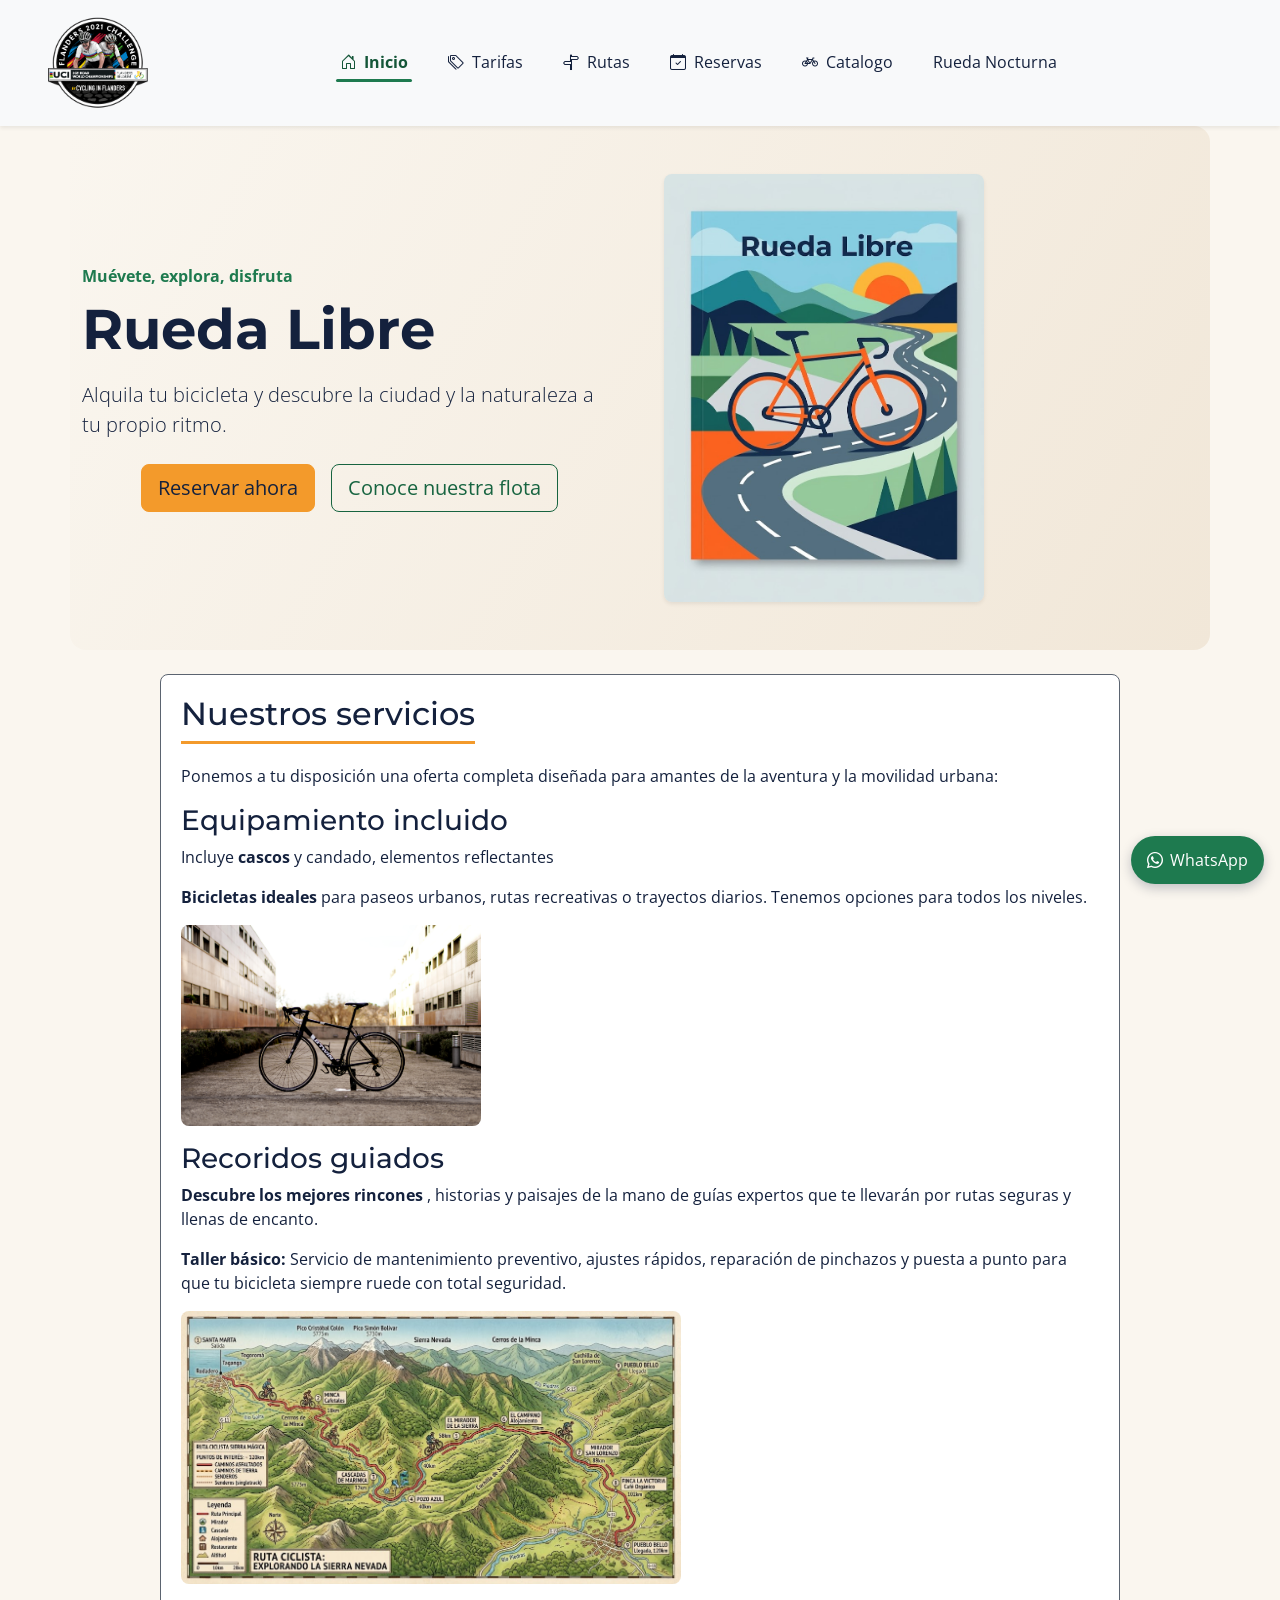
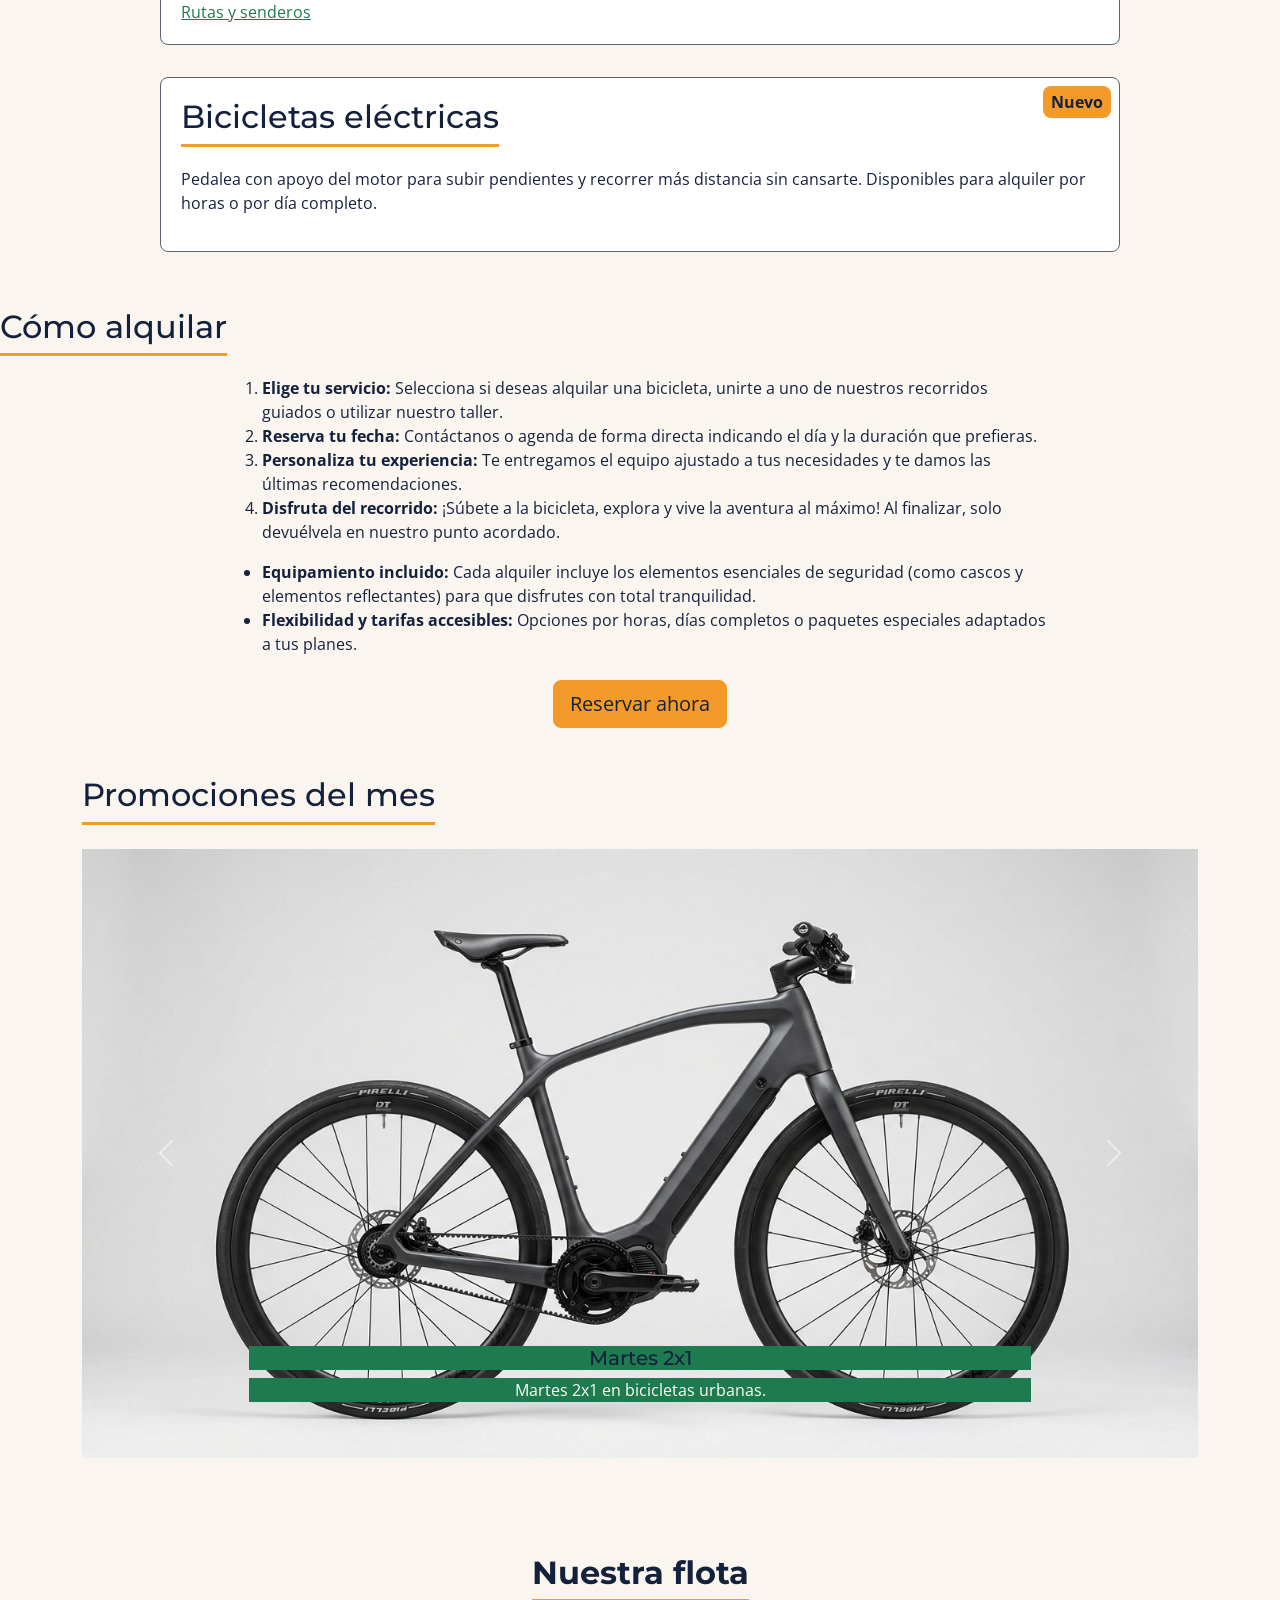
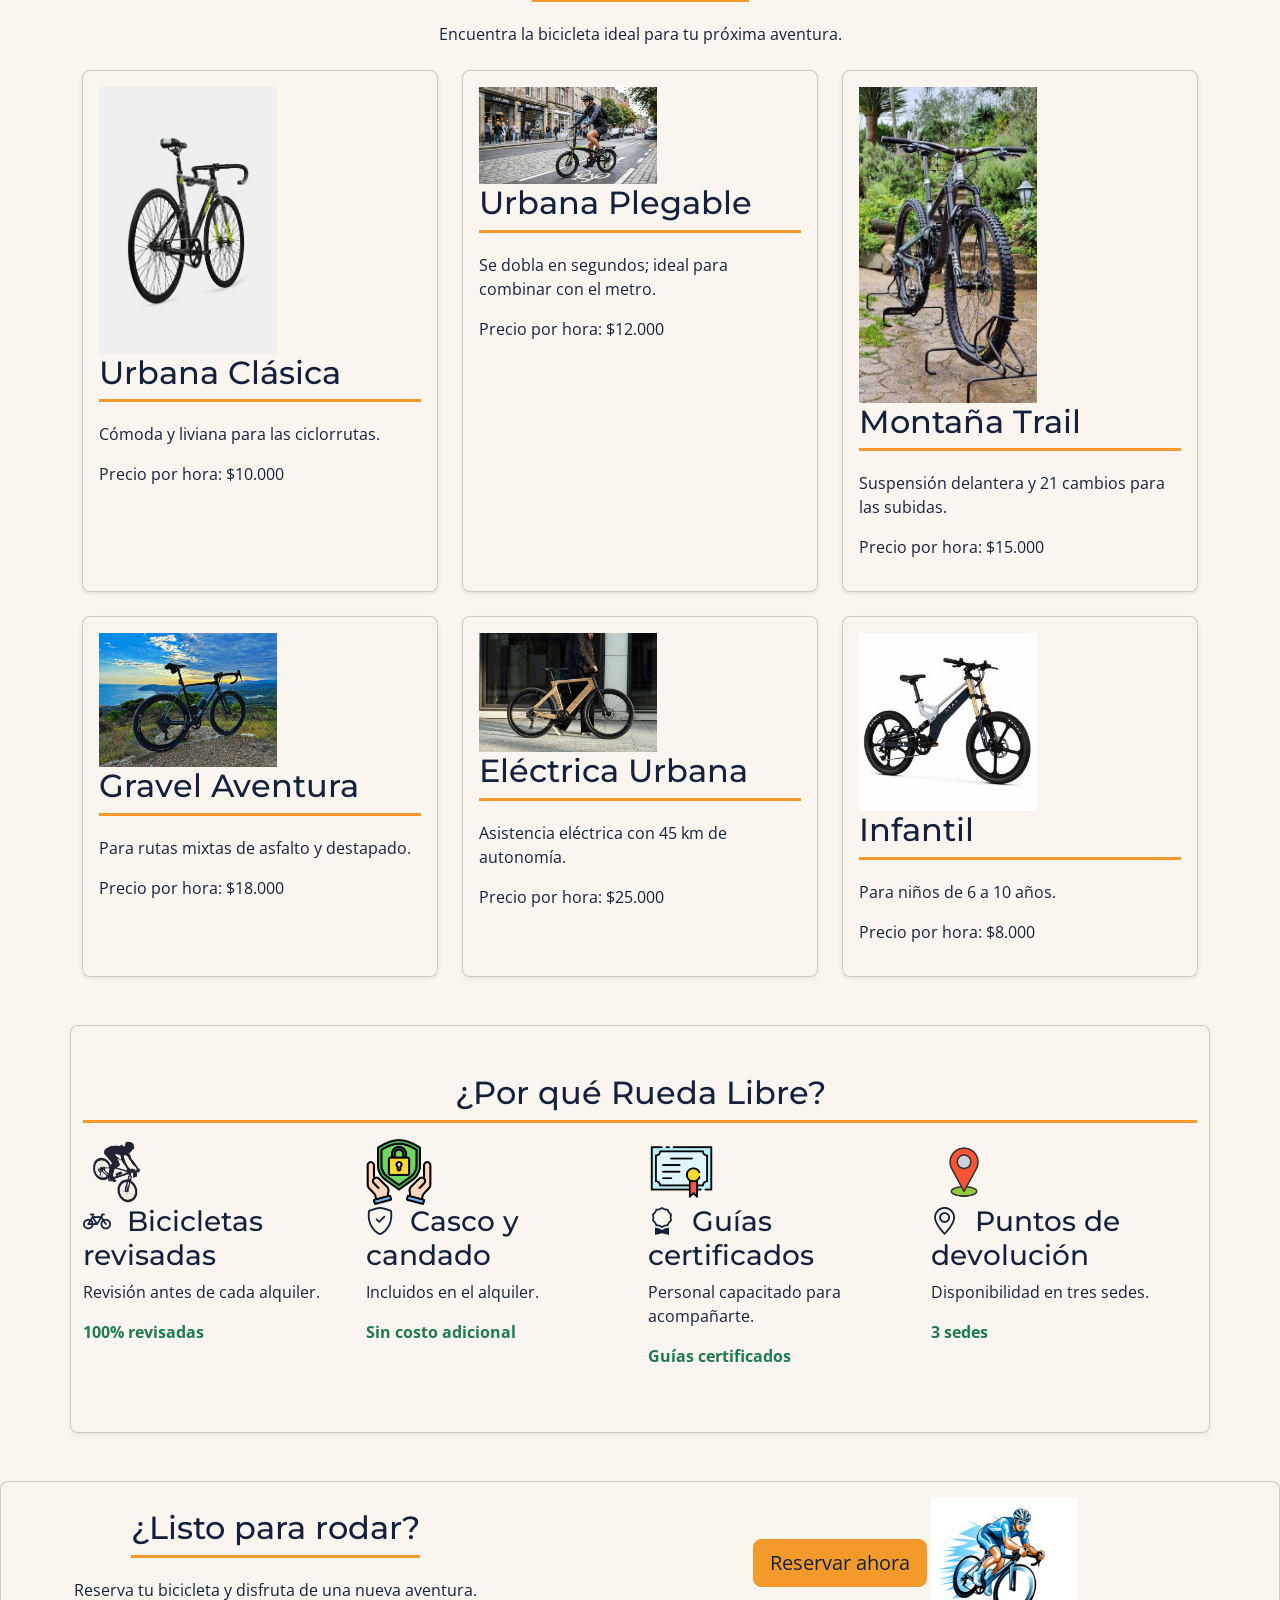
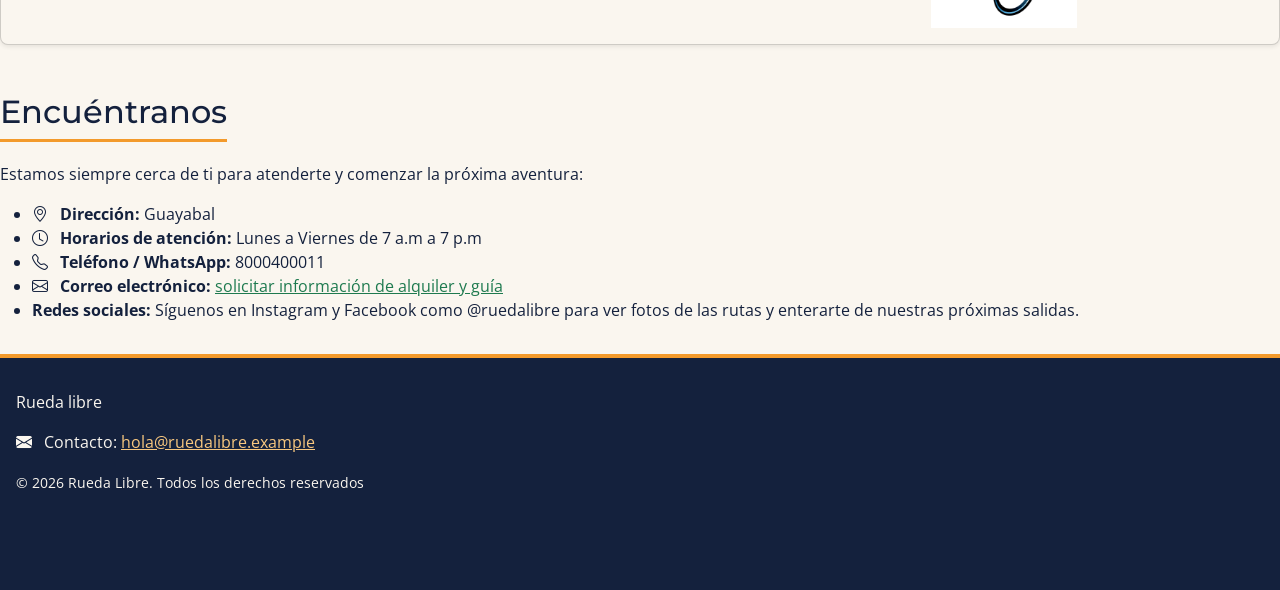
<file: index.html>
<!DOCTYPE html>
<html lang="es">
    <head>
        <meta charset="utf-8"/>
        <meta content="width=device-width, initial-scale=1.0" name="viewport"/>
        <meta content=" Alquila bicicletas y organiza recorridos guiados por la ciudad." name="description"/>
        <meta content="Juan Pablo Rodriguez" name="author"/>
        <meta content="index, follow" name="index"/>
        <meta content="strict-origin-when-cross-origin" name="referrer"/>
        <!--Font Montserrat-->
        <link href="https://fonts.googleapis.com" rel="preconnect"/>
        <link crossorigin="" href="https://fonts.gstatic.com" rel="preconnect"/>
        <link href="https://fonts.googleapis.com/css2?family=Montserrat:ital,wght@0,100..900;1,100..900&amp;display=swap" rel="stylesheet"/>
        <!--Font Open Sans-->
        <link href="https://fonts.googleapis.com" rel="preconnect"/>
        <link crossorigin="" href="https://fonts.gstatic.com" rel="preconnect"/>
        <link href="https://fonts.googleapis.com/css2?family=Open+Sans:ital,wght@0,300..800;1,300..800&amp;display=swap" rel="stylesheet"/>
        <!--Bootstrap-->
        <link crossorigin="anonymous" href="https://cdn.jsdelivr.net/npm/bootstrap@5.3.8/dist/css/bootstrap.min.css" integrity="sha384-sRIl4kxILFvY47J16cr9ZwB07vP4J8+LH7qKQnuqkuIAvNWLzeN8tE5YBujZqJLB" rel="stylesheet"/>
        <script crossorigin="anonymous" defer="" integrity="sha384-FKyoEForCGlyvwx9Hj09JcYn3nv7wiPVlz7YYwJrWVcXK/BmnVDxM+D2scQbITxI" src="https://cdn.jsdelivr.net/npm/bootstrap@5.3.8/dist/js/bootstrap.bundle.min.js">
        </script>
        <!--own css-->
        <link href="./img/logo.png" rel="icon"/>
        <link href="https://cdn.jsdelivr.net/npm/bootstrap-icons@1.11.3/font/bootstrap-icons.min.css" rel="stylesheet"/>
        <link href="./css/styles.css" rel="stylesheet"/>
        <title>
            Rueda libre
        </title>
    </head>
    <body>
        <header>
            <nav aria-label="Navegación principal" class="navbar navbar-expand-lg bg-body-tertiary shadow-sm">
                <div class="container-fluid px-3 px-lg-5 d-flex justify-content-between">
                    <a aria-label="Rueda Libre, inicio" class="navbar-brand d-flex align-items-center" href="index.html">
                        <img alt="Logo de Rueda Libre" src="./img/logo.png" width="100"/>
                    </a>
                    <button aria-controls="menuPrincipal" aria-expanded="false" aria-label="Abrir o cerrar el menú de navegación" class="navbar-toggler" data-bs-target="#menuPrincipal" data-bs-toggle="collapse" type="button">
                        <span class="navbar-toggler-icon">
                        </span>
                    </button>
                    <div class="collapse navbar-collapse menu justify-content-center" id="menuPrincipal">
                        <ul class="navbar-nav mx-auto align-items-center text-center gap-lg-2 py-2 py-lg-0">
                            <li class="nav-item">
                                <a aria-current="page" class="nav-link active rounded-2 px-3" href="index.html">
                                    <i aria-hidden="true" class="bi bi-house-door me-1">
                                    </i>
                                    Inicio
                                </a>
                            </li>
                            <li class="nav-item">
                                <a class="nav-link rounded-2 px-3" href="./pages/tarifas.html">
                                    <i aria-hidden="true" class="bi bi-tags me-1">
                                    </i>
                                    Tarifas
                                </a>
                            </li>
                            <li class="nav-item">
                                <a class="nav-link rounded-2 px-3" href="./pages/tarifas.html#routes">
                                    <i aria-hidden="true" class="bi bi-signpost-split me-1">
                                    </i>
                                    Rutas
                                </a>
                            </li>
                            <li class="nav-item">
                                <a class="nav-link rounded-2 px-3" href="./pages/reservas.html">
                                    <i aria-hidden="true" class="bi bi-calendar-check me-1">
                                    </i>
                                    Reservas
                                </a>
                            </li>
                            <li class="nav-item">
                                <a class="nav-link rounded-2 px-3" href="./pages/catalogo-bootstrap.html">
                                    <i aria-hidden="true" class="bi bi-bicycle me-1">
                                    </i>
                                    Catalogo
                                </a>
                            </li>
                            <li class="nav-item">
                                <a class="nav-link rounded-2 px-3" href="./nocturna/index.html">
                                    Rueda Nocturna
                                </a>
                            </li>
                        </ul>
                    </div>
                </div>
            </nav>
        </header>
        <main>
            <!-- Portada: distribución con container, row y columnas de Bootstrap -->
            <section class="container py-5 portada-marca">
                <div class="row align-items-center g-4 g-lg-5">
                    <div class="col-12 col-lg-6">
                        <p class="mb-2 fw-bold text-success">
                            Muévete, explora, disfruta
                        </p>
                        <h1 class="display-4 fw-bold mb-3">
                            Rueda Libre
                        </h1>
                        <p class="lead mb-4">
                            Alquila tu bicicleta y descubre la ciudad y la naturaleza a tu propio ritmo.
                        </p>
                        <div class="d-flex flex-column flex-sm-row justify-content-center gap-3">
                            <a class="btn btn-naranja-pedal btn-lg" href="./pages/reservas.html">
                                Reservar ahora
                            </a>
                            <a class="btn btn-outline-success btn-lg" href="#flota">
                                Conoce nuestra flota
                            </a>
                        </div>
                    </div>
                    <div class="col-12 col-lg-6">
                        <img alt="Una bicicleta naranja junto a montañas y una carretera" class="img-fluid rounded-3 shadow-sm w-100 image-port" src="./img/portada.jpeg"/>
                    </div>
                </div>
            </section>
            <!--Servicios: tarjetas centradas y limitadas al ancho de lectura-->
            <section class="container-fluid py-4" id="servicios">
                <section class="servicio-card">
                    <h2 class="titulo-seccion">
                        Nuestros servicios
                    </h2>
                    <p>
                        Ponemos a tu disposición una oferta completa diseñada para amantes de la aventura y la movilidad urbana:
                    </p>
                    <h3>
                        Equipamiento incluido
                    </h3>
                    <p>
                        Incluye
                        <strong>
                            cascos
                        </strong>
                        y candado, elementos reflectantes
                    </p>
                    <p>
                        <strong>
                            Bicicletas ideales
                        </strong>
                        para paseos urbanos, rutas recreativas o trayectos diarios. Tenemos opciones para todos los niveles.
                    </p>
                    <figure>
                        <img alt="Una bicicleta negra aparcada entre edificios modernos en una carretera urbana" class="img-service" src="./img/bicycle.jpg" width="300"/>
                    </figure>
                    <h3>
                        Recoridos guiados
                    </h3>
                    <p>
                        <strong>
                            Descubre los mejores rincones
                        </strong>
                        , historias y paisajes de la mano de guías expertos que te llevarán por rutas seguras y llenas de encanto.
                    </p>
                    <p>
                        <strong>
                            Taller básico:
                        </strong>
                        Servicio de mantenimiento preventivo, ajustes rápidos, reparación de pinchazos y puesta a punto para que tu bicicleta siempre ruede con total seguridad.
                    </p>
                    <figure>
                        <img alt="Mapa de una ruta de ciclismo con puntos de interés marcados." class="img-service" src="./img/route.jpeg" width="500"/>
                    </figure>
                    <a href="https://www.bikemap.net/es/l/3674962/" rel="noopener noreferrer" target="_blank">
                        Rutas y senderos
                    </a>
                </section>
                <section class="servicio-card">
                    <span class="etiqueta">
                        Nuevo
                    </span>
                    <h2 class="titulo-seccion">
                        Bicicletas eléctricas
                    </h2>
                    <p>
                        Pedalea con apoyo del motor para subir pendientes y recorrer más distancia sin cansarte. Disponibles para alquiler por horas o por día completo.
                    </p>
                </section>
            </section>
            <article class="rent mx-auto w-100">
                <h2 class="titulo-seccion">
                    Cómo alquilar
                </h2>
                <ol>
                    <li>
                        <strong>
                            Elige tu servicio:
                        </strong>
                        Selecciona si deseas alquilar una bicicleta, unirte a uno de nuestros recorridos guiados o utilizar nuestro taller.
                    </li>
                    <li>
                        <strong>
                            Reserva tu fecha:
                        </strong>
                        Contáctanos o agenda de forma directa indicando el día y la duración que prefieras.
                    </li>
                    <li>
                        <strong>
                            Personaliza tu experiencia:
                        </strong>
                        Te entregamos el equipo ajustado a tus necesidades y te damos las últimas recomendaciones.
                    </li>
                    <li>
                        <strong>
                            Disfruta del recorrido:
                        </strong>
                        ¡Súbete a la bicicleta, explora y vive la aventura al máximo! Al finalizar, solo devuélvela en nuestro punto acordado.
                    </li>
                </ol>
                <ul>
                    <li>
                        <strong>
                            Equipamiento incluido:
                        </strong>
                        Cada alquiler incluye los elementos esenciales de seguridad (como cascos y elementos reflectantes) para que disfrutes con total tranquilidad.
                    </li>
                    <li>
                        <strong>
                            Flexibilidad y tarifas accesibles:
                        </strong>
                        Opciones por horas, días completos o paquetes especiales adaptados a tus planes.
                    </li>
                </ul>
            </article>
            <div class="d-flex justify-content-center my-4">
                <a class="btn btn-naranja-pedal btn-lg" href="./pages/reservas.html">
                    Reservar ahora
                </a>
            </div>
            <!-- CARRUSEL DE PROMOCIONES -->
            <section class="container my-5">
                <h2 class="text-center mb-4 titulo-seccion">
                    Promociones del mes
                </h2>
                <div class="carousel slide" data-bs-ride="carousel" id="carruselPromociones">
                    <!-- Elementos del carrusel -->
                    <div class="carousel-inner">
                        <!-- Promoción 1 -->
                        <div class="carousel-item active">
                            <img alt="Promoción dos por uno en bicicletas urbanas" class="img-fluid d-block w-100" src="./img/two-urban.jpeg"/>
                            <div class="carousel-caption d-none d-md-block">
                                <h5 class="bg-success">
                                    Martes 2x1
                                </h5>
                                <p class="bg-success">
                                    Martes 2x1 en bicicletas urbanas.
                                </p>
                            </div>
                        </div>
                        <!-- Promoción 2 -->
                        <div class="carousel-item">
                            <img alt="Bicicleta eléctrica de promoción" class="img-fluid d-block w-100" src="./img/bicycle-electric.jpeg"/>
                            <div class="carousel-caption d-none d-md-block">
                                <h5 class="bg-success">
                                    20 % de descuento
                                </h5>
                                <p class="bg-success">
                                    En bicicletas eléctricas de lunes a jueves.
                                </p>
                            </div>
                        </div>
                        <!-- Promoción 3 -->
                        <div class="carousel-item">
                            <img alt="Grupo disfrutando de un recorrido guiado" class="img-fluid d-block w-100" src="./img/group-bicycle.jpeg"/>
                            <div class="carousel-caption d-none d-md-block">
                                <h5 class="bg-success">
                                    ¡Celebra tu cumpleaños!
                                </h5>
                                <p class="bg-success">
                                    Si cumples años, el recorrido guiado es gratis.
                                </p>
                            </div>
                        </div>
                        <!-- Promoción 4 -->
                        <div class="carousel-item">
                            <img alt="Campaña Rueda Nocturna" class="img-fluid d-block w-100" src="./img/rueda-nocturna.png"/>
                            <div class="carousel-caption d-none d-md-block">
                                <h5 class="bg-success">
                                    Rueda Nocturna
                                </h5>
                                <p class="bg-success">
                                    <a class="text-white" href="./nocturna/index.html">Conoce la campaña</a>
                                </p>
                            </div>
                        </div>
                    </div>
                    <!-- Botón anterior -->
                    <button class="carousel-control-prev" data-bs-slide="prev" data-bs-target="#carruselPromociones" type="button">
                        <span aria-hidden="true" class="carousel-control-prev-icon">
                        </span>
                        <span class="visually-hidden">
                            Promoción anterior
                        </span>
                    </button>
                    <!-- Botón siguiente -->
                    <button class="carousel-control-next" data-bs-slide="next" data-bs-target="#carruselPromociones" type="button">
                        <span aria-hidden="true" class="carousel-control-next-icon">
                        </span>
                        <span class="visually-hidden">
                            Promoción siguiente
                        </span>
                    </button>
                </div>
            </section>
            <!--Flota-->
            <section class="container py-5" id="flota">
                <div class="text-center mb-4">
                    <h2 class="fw-bold titulo-seccion">
                        Nuestra flota
                    </h2>
                    <p>
                        Encuentra la bicicleta ideal para tu próxima aventura.
                    </p>
                </div>
                <div class="row g-4">
                    <div class="col-12 col-xl-4 col-sm-6 col-lg-4">
                        <article class="card h-100 shadow-sm p-3">
                            <img alt="bicicleta urbana negra con verde" class="img-fluid object-fit-cover" src="./img/bicycle-urban.jpeg" width="178"/>
                            <h2 class="titulo-seccion">
                                Urbana Clásica
                            </h2>
                            <p>
                                Cómoda y liviana para las ciclorrutas.
                            </p>
                            <p>
                                Precio por hora: $10.000
                            </p>
                        </article>
                    </div>
                    <div class="col-12 col-xl-4 col-sm-6 col-lg-4">
                        <article class="card h-100 shadow-sm p-3">
                            <img alt="bicicleta urbana pleglable con negro y verde" class="img-fluid object-fit-cover" src="./img/bicycle-pleglable.jpeg" width="178"/>
                            <h2 class="titulo-seccion">
                                Urbana Plegable
                            </h2>
                            <p>
                                Se dobla en segundos; ideal para combinar con el metro.
                            </p>
                            <p>
                                Precio por hora: $12.000
                            </p>
                        </article>
                    </div>
                    <div class="col-12 col-xl-4 col-sm-6 col-lg-4">
                        <article class="card h-100 shadow-sm p-3">
                            <img alt="Bicicleta negra para montaña" class="img-fluid object-fit-cover" src="./img/bicycle-mountain.jpeg" width="178"/>
                            <h2 class="titulo-seccion">
                                Montaña Trail
                            </h2>
                            <p>
                                Suspensión delantera y 21 cambios para las subidas.
                            </p>
                            <p>
                                Precio por hora: $15.000
                            </p>
                        </article>
                    </div>
                    <div class="col-12 col-xl-4 col-sm-6 col-lg-4">
                        <article class="card h-100 shadow-sm p-3">
                            <img alt="Bicicleta negra" class="img-fluid object-fit-cover" src="./img/bicycle-gravel-aventura.jpeg" width="178"/>
                            <h2 class="titulo-seccion">
                                Gravel Aventura
                            </h2>
                            <p>
                                Para rutas mixtas de asfalto y destapado.
                            </p>
                            <p>
                                Precio por hora:  $18.000
                            </p>
                        </article>
                    </div>
                    <div class="col-12 col-xl-4 col-sm-6 col-lg-4">
                        <article class="card h-100 shadow-sm p-3">
                            <img alt="Bicicleta electrica con llantas negra, color madera" class="img-fluid object-fit-cover" src="./img/bicycle-electric.jpeg" width="178"/>
                            <h2 class="titulo-seccion">
                                Eléctrica Urbana
                            </h2>
                            <p>
                                Asistencia eléctrica con 45 km de autonomía.
                            </p>
                            <p>
                                Precio por hora: $25.000
                            </p>
                        </article>
                    </div>
                    <div class="col-12 col-xl-4 col-sm-6 col-lg-4">
                        <article class="card h-100 shadow-sm p-3">
                            <img alt="Bicicleta negra con suspension dorada" class="img-fluid object-fit-cover" src="./img/bicycle-boys.jpeg" width="178"/>
                            <h2 class="titulo-seccion">
                                Infantil
                            </h2>
                            <p>
                                Para niños de 6 a 10 años.
                            </p>
                            <p>
                                Precio por hora: $8.000
                            </p>
                        </article>
                    </div>
                </div>
            </section>
            <!--Beneficios-->
            <section class="container card shadow-sm py-5">
                <h2 class="text-center mb-3 titulo-seccion">
                    ¿Por qué Rueda Libre?
                </h2>
                <div class="row g-3">
                    <div class="col-12 col-md-6 col-lg-3 text-start">
                        <article>
                            <img alt="Bicicleta negra con llantas gruesas especializadas para montaña" class="img-fluid w-25" src="./img/icon-bicycle.webp"/>
                            <h3>
                                <i aria-hidden="true" class="bi bi-bicycle me-2">
                                </i>
                                Bicicletas revisadas
                            </h3>
                            <p>
                                Revisión antes de cada alquiler.
                            </p>
                            <p class="text-success fw-bold">
                                100% revisadas
                            </p>
                        </article>
                    </div>
                    <div class="col-12 col-md-6 col-lg-3 text-start">
                        <article>
                            <img alt="Icono de seguridad" class="img-fluid w-25" src="./img/sure.png"/>
                            <h3>
                                <i aria-hidden="true" class="bi bi-shield-check me-2">
                                </i>
                                Casco y candado
                            </h3>
                            <p>
                                Incluidos en el alquiler.
                            </p>
                            <p class="text-success fw-bold">
                                Sin costo adicional
                            </p>
                        </article>
                    </div>
                    <div class="col-12 col-md-6 col-lg-3 text-start">
                        <article>
                            <img alt="Icono de certificado" class="img-fluid w-25" src="./img/certificate.png"/>
                            <h3>
                                <i aria-hidden="true" class="bi bi-award me-2">
                                </i>
                                Guías certificados
                            </h3>
                            <p>
                                Personal capacitado para acompañarte.
                            </p>
                            <p class="text-success fw-bold">
                                Guías certificados
                            </p>
                        </article>
                    </div>
                    <div class="col-12 col-md-6 col-lg-3 text-start">
                        <article>
                            <img alt="Icono de ubicación rojo con verde" class="img-fluid w-25" src="./img/ubication.png"/>
                            <h3>
                                <i aria-hidden="true" class="bi bi-geo-alt me-2">
                                </i>
                                Puntos de devolución
                            </h3>
                            <p>
                                Disponibilidad en tres sedes.
                            </p>
                            <p class="text-success fw-bold">
                                3 sedes
                            </p>
                        </article>
                    </div>
                </div>
            </section>
            <!--Franja llamada a la acción-->
            <section class="text-center my-5 card py-3 shadow-sm">
                <div class="d-flex flex-column flex-md-row justify-content-around align-items-center">
                    <div>
                        <h2 class="titulo-seccion">
                            ¿Listo para rodar?
                        </h2>
                        <p>
                            Reserva tu bicicleta y disfruta de una nueva aventura.
                        </p>
                    </div>
                    <div>
                        <a class="btn btn-naranja-pedal btn-lg" href="./pages/reservas.html">
                            Reservar ahora
                        </a>
                        <img alt="Ciclista con uniforme azul y una bicicleta azul con blanco" class="img-fluid w-25 d-none d-md-inline-block" src="./img/cyclist.png"/>
                    </div>
                </div>
            </section>
            <!--Encuéntranos-->
            <section class="mettings">
                <h2 class="titulo-seccion" id="mettings">
                    Encuéntranos
                </h2>
                <p>
                    Estamos siempre cerca de ti para atenderte y comenzar la próxima aventura:
                </p>
                <ul>
                    <li>
                        <i aria-hidden="true" class="bi bi-geo-alt me-2">
                        </i>
                        <strong>
                            Dirección:
                        </strong>
                        Guayabal
                    </li>
                    <li>
                        <i aria-hidden="true" class="bi bi-clock me-2">
                        </i>
                        <strong>
                            Horarios de atención:
                        </strong>
                        Lunes a Viernes de 7 a.m a 7 p.m
                    </li>
                    <li>
                        <i aria-hidden="true" class="bi bi-telephone me-2">
                        </i>
                        <strong>
                            Teléfono / WhatsApp:
                        </strong>
                        8000400011
                    </li>
                    <li>
                        <i aria-hidden="true" class="bi bi-envelope me-2">
                        </i>
                        <strong>
                            Correo electrónico:
                        </strong>
                        <a href="mailto:hola@ruedalibre.example">
                            solicitar información de alquiler y guía
                        </a>
                    </li>
                    <li>
                        <strong>
                            Redes sociales:
                        </strong>
                        Síguenos en Instagram y Facebook como @ruedalibre para ver fotos de las rutas y enterarte de nuestras próximas salidas.
                    </li>
                </ul>
            </section>
        </main>
        <footer class="pie-marca">
            <div>
                <p>
                    Rueda libre
                </p>
                <p>
                    <i aria-hidden="true" class="bi bi-envelope-fill me-2">
                    </i>
                    Contacto:
                    <a href="mailto:hola@ruedalibre.example">
                        hola@ruedalibre.example
                    </a>
                </p>
                <p>
                    <small>
                        ©
                        <span>
                            2026
                        </span>
                        Rueda Libre. Todos los derechos reservados
                    </small>
                </p>
            </div>
        </footer>
        <a aria-label="Contactar a Rueda Libre por WhatsApp" class="whatsapp" href="https://wa.me/573000000000" rel="noopener" target="_blank">
            <i aria-hidden="true" class="bi bi-whatsapp">
            </i>
            WhatsApp
        </a>
    </body>
</html>
</file>
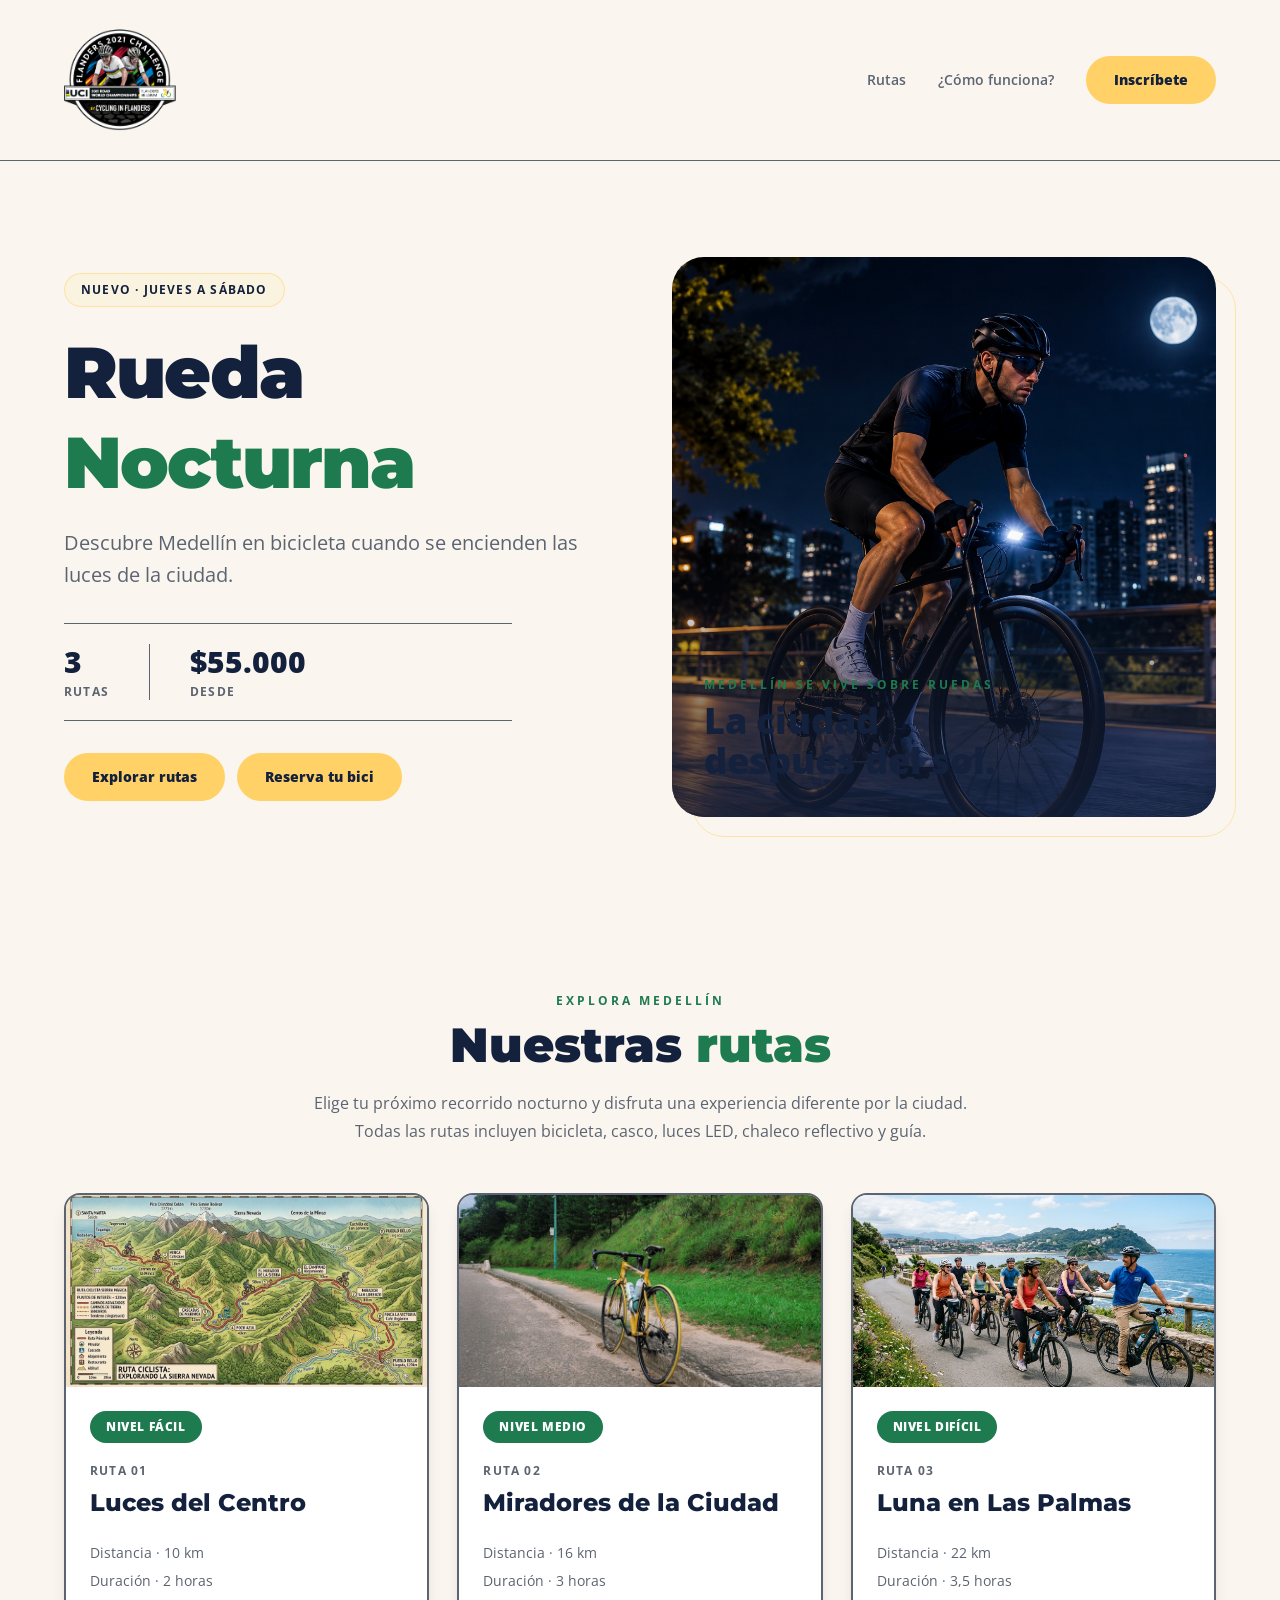
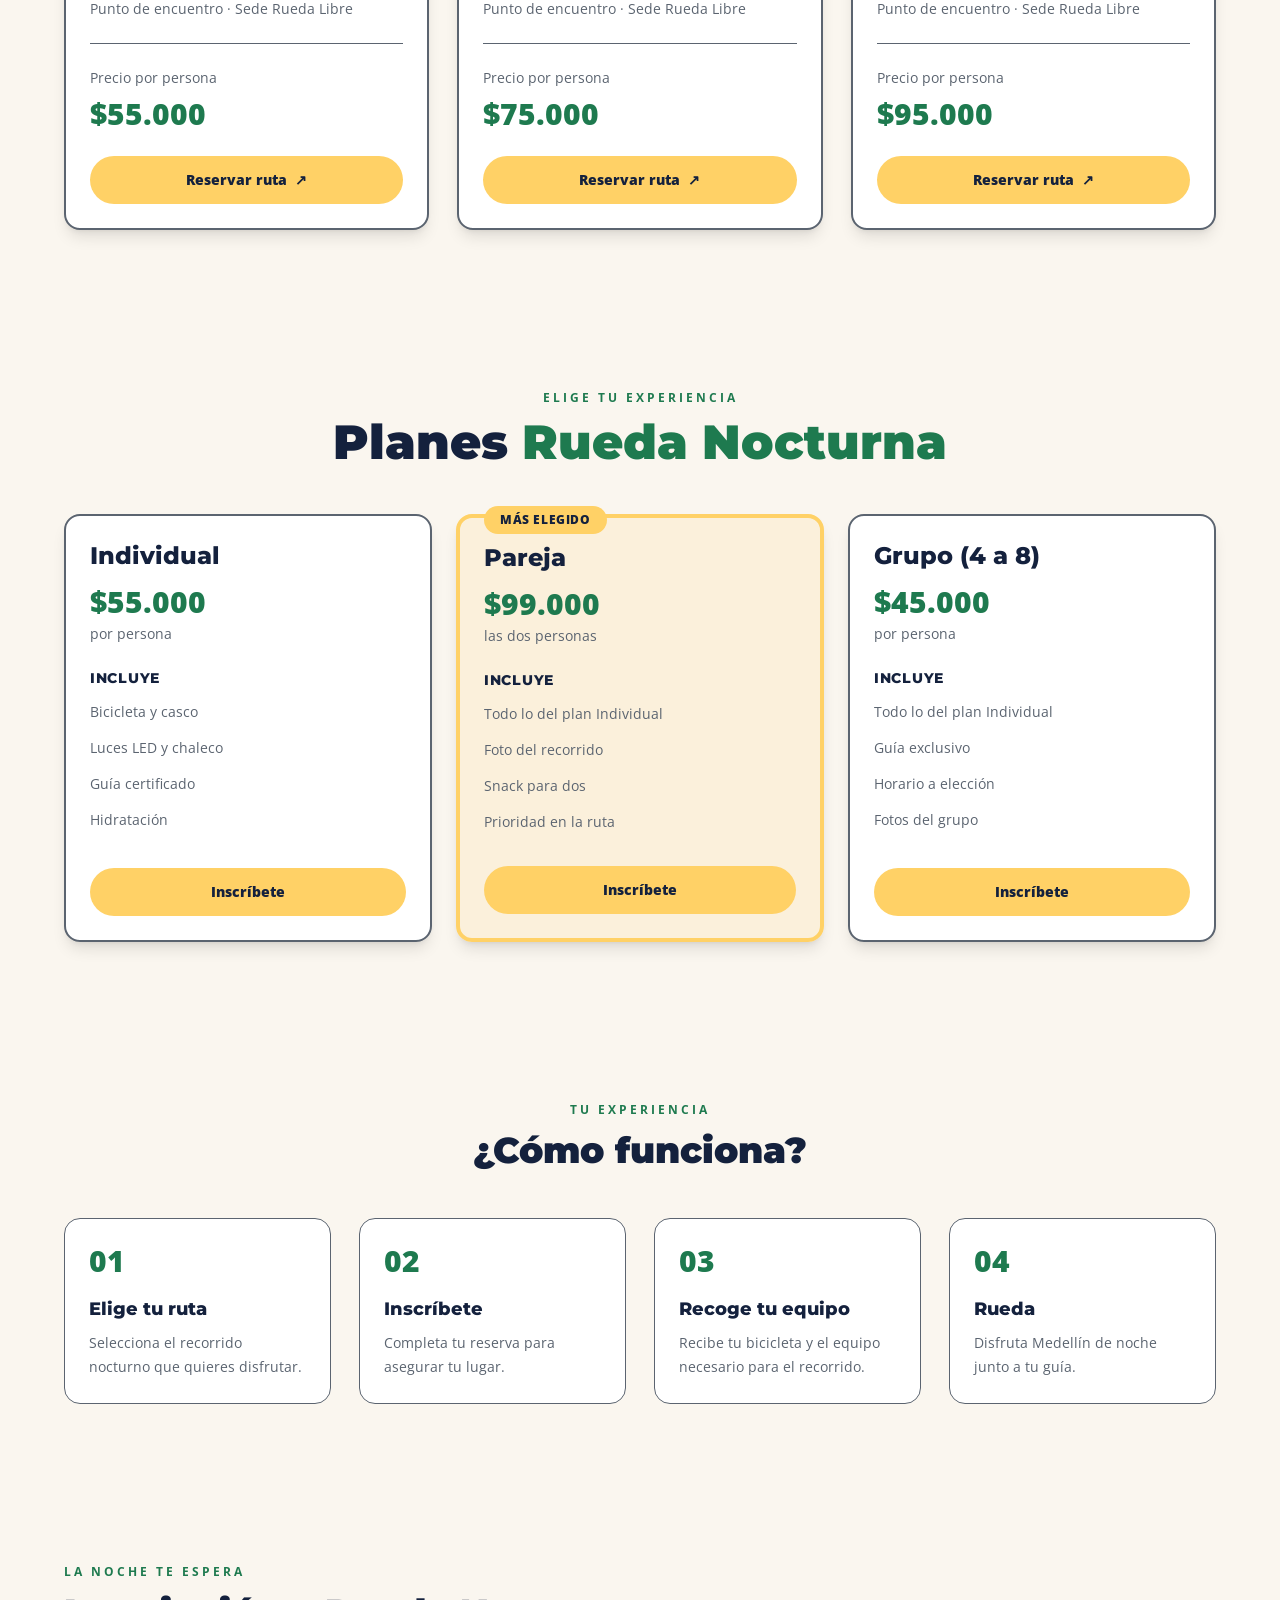
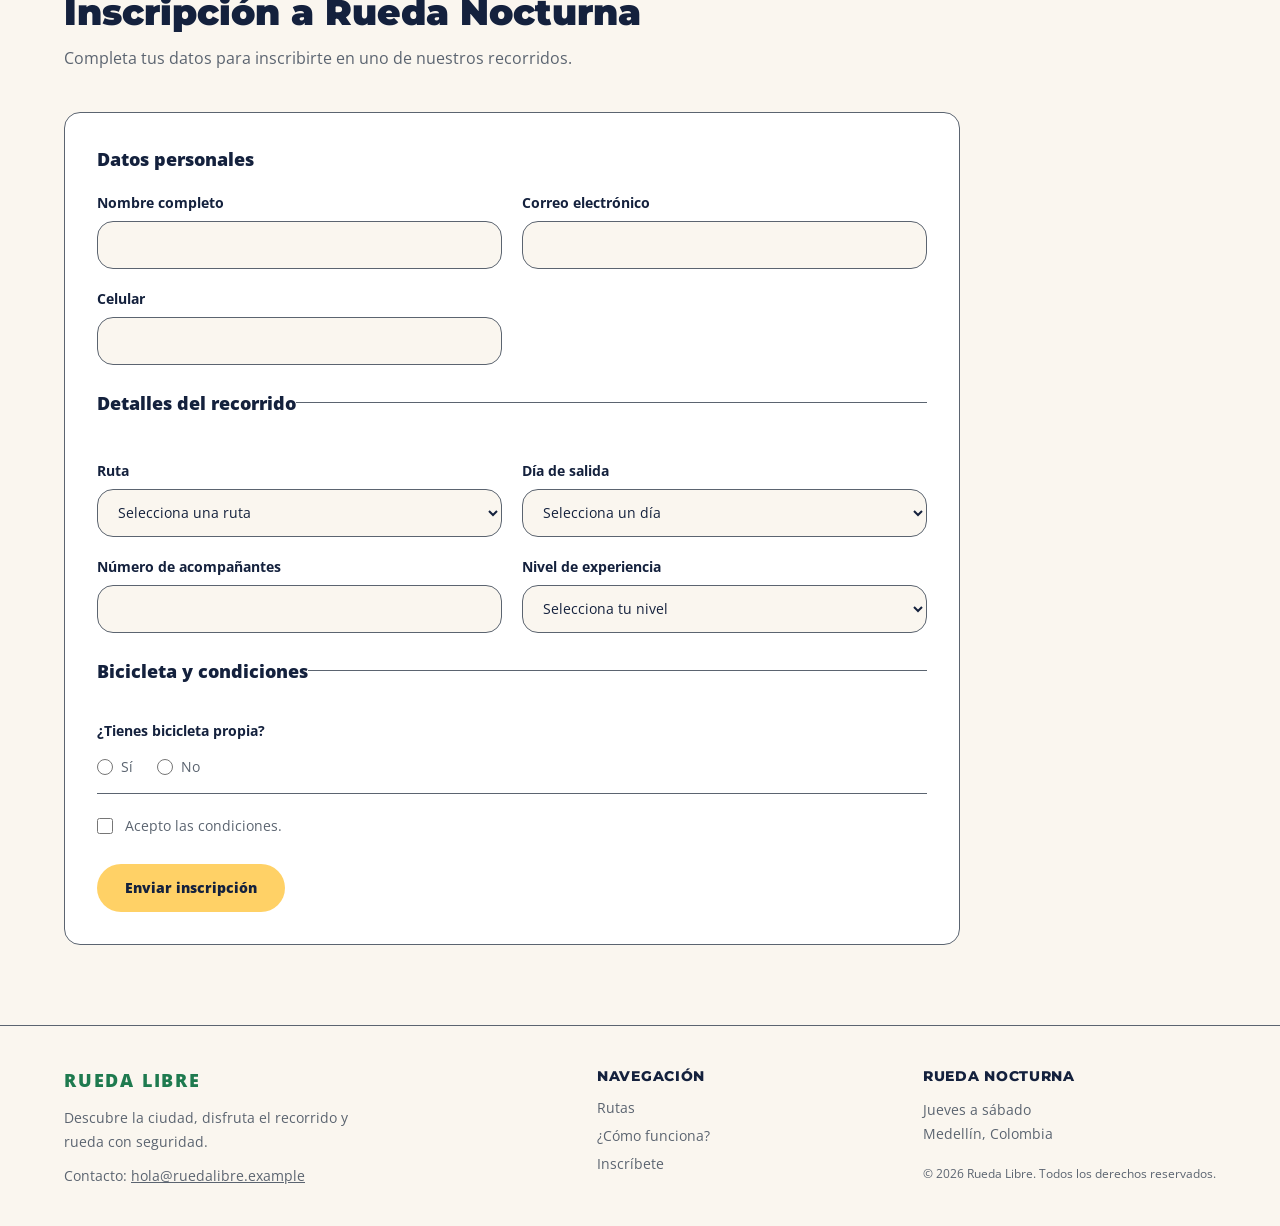
<file: nocturna/index.html>
<!doctype html>
<html lang="es">
<head>
    <meta charset="UTF-8">
    <meta name="viewport" content="width=device-width, initial-scale=1.0">
    <meta name="description" content="Rueda Nocturna: descubre Medellín en bicicleta cuando se encienden las luces.">
    <meta name="author" content="Juan Pablo Rodriguez">
    <link rel="preconnect" href="https://fonts.googleapis.com">
    <link rel="preconnect" href="https://fonts.gstatic.com" crossorigin>
    <link href="https://fonts.googleapis.com/css2?family=Montserrat:wght@400;500;600;700;800;900&family=Open+Sans:wght@300;400;500;600;700;800&display=swap" rel="stylesheet">
    <link rel="stylesheet" href="./src/output.css">
    <title>Rueda Nocturna | Rueda Libre</title>
</head>
<body class="min-h-screen font-open-sans text-azul bg-crema dark:bg-azul dark:text-crema">
    <header class="border-b border-gris bg-crema dark:border-gris dark:bg-azul">
        <div class="flex max-w-7xl flex-col items-center md:flex-row md:justify-between mx-auto gap-5 px-4 py-5 sm:px-10 md:gap-8 lg:px-16 lg:py-6">
            <a href="../index.html" aria-label="Rueda Libre, volver al inicio del sitio" class="inline-flex items-center focus:outline-2 focus:outline-offset-4 focus:outline-amarillo-farol">
                <img src="../img/logo.png" alt="Logo de Rueda Libre" class="h-auto w-28">
            </a>
            <nav aria-label="Navegación principal" class="flex w-full flex-col items-center md:w-auto md:flex-row gap-4 md:gap-8 text-sm font-semibold text-gris dark:text-crema">
                <a href="#rutas" class="hidden md:inline hover:text-verde dark:text-amarillo-farol focus:outline-2 focus:outline-offset-4 focus:outline-amarillo-farol">Rutas</a>
                <a href="#como-funciona" class="hidden md:inline hover:text-verde dark:text-amarillo-farol focus:outline-2 focus:outline-offset-4 focus:outline-amarillo-farol">¿Cómo funciona?</a>
                <a href="#inscripcion" class="btn-nocturna w-full md:w-auto px-7 py-3">Inscríbete</a>
            </nav>
        </div>
    </header>

    <main>
        <section id="inicio" class="grid w-full max-w-7xl items-center lg:grid-cols-2 mx-auto gap-10 px-4 py-12 sm:px-8 sm:py-16 md:gap-12 lg:gap-16 lg:px-16 lg:py-24" aria-labelledby="titulo-campana">
            <div class="space-y-8">
                <div class="space-y-5">
                    <p class="inline-flex border px-4 py-2 text-xs font-bold uppercase tracking-widest text-azul rounded-full border-amarillo-farol/50 bg-amarillo-farol/10 dark:text-amarillo-farol">Nuevo · Jueves a sábado</p>
                    <h1 id="titulo-campana" class="text-4xl font-black leading-tight tracking-tight sm:text-5xl md:text-6xl lg:text-7xl">Rueda <span class="text-verde dark:text-amarillo-farol">Nocturna</span></h1>
                    <p class="max-w-xl text-lg leading-8 text-gris sm:text-xl dark:text-crema">Descubre Medellín en bicicleta cuando se encienden las luces de la ciudad.</p>
                </div>
                <div class="flex max-w-md items-center gap-6 py-5 sm:gap-10 border-y border-gris dark:border-gris">
                    <div class="space-y-1"><p class="text-3xl font-black">3</p><p class="text-xs font-bold uppercase tracking-widest text-gris dark:text-crema">Rutas</p></div>
                    <div class="h-14 w-px bg-gris"></div>
                    <div class="space-y-1"><p class="text-3xl font-black">$55.000</p><p class="text-xs font-bold uppercase tracking-widest text-gris dark:text-crema">Desde</p></div>
                </div>
                <div class="flex flex-wrap gap-3">
                    <a href="#rutas" class="btn-nocturna px-7 py-3">Explorar rutas</a>
                    <a href="../pages/reservas.html" class="btn-nocturna px-7 py-3">Reserva tu bici</a>
                </div>
            </div>
            <div class="relative w-full max-w-xl mx-auto">
                <div class="absolute -right-3 -bottom-3 h-full w-full border sm:-right-5 sm:-bottom-5 rounded-[2rem] border-amarillo-farol/50"></div>
                <div class="relative overflow-hidden rounded-[2rem] bg-azul dark:bg-azul">
                    <img src="../img/rueda-nocturna.png" alt="Recorrido nocturno en bicicleta por Medellín" class="h-[27rem] w-full object-cover sm:h-[35rem]">
                    <div class="absolute inset-0 from-azul/80 via-transparent to-transparent bg-gradient-to-t"></div>
                    <div class="absolute right-6 bottom-7 left-6 sm:right-8 sm:bottom-9 sm:left-8">
                        <p class="text-xs font-bold uppercase tracking-[0.25em] text-verde dark:text-amarillo-farol">Medellín se vive sobre ruedas</p>
                        <p class="mt-2 text-3xl font-black sm:text-4xl">La ciudad<br>después del sol.</p>
                    </div>
                </div>
            </div>
        </section>

        <section id="rutas" class="w-full max-w-7xl mx-auto px-4 py-12 sm:px-8 sm:py-16 lg:px-16 lg:py-20" aria-labelledby="titulo-rutas">
            <div class="mb-12 text-center">
                <p class="mb-3 text-xs font-bold uppercase tracking-[0.25em] text-verde dark:text-amarillo-farol">Explora Medellín</p>
                <h2 id="titulo-rutas" class="mb-5 text-3xl font-black sm:text-4xl lg:text-5xl">Nuestras <span class="text-verde dark:text-amarillo-farol">rutas</span></h2>
                <p class="max-w-2xl mx-auto text-base leading-7 text-gris dark:text-crema">Elige tu próximo recorrido nocturno y disfruta una experiencia diferente por la ciudad. Todas las rutas incluyen bicicleta, casco, luces LED, chaleco reflectivo y guía.</p>
            </div>
            <div class="grid grid-cols-1 items-stretch sm:grid-cols-2 lg:grid-cols-3 gap-6 sm:gap-7">
                <article class="flex h-full min-w-0 flex-col overflow-hidden transition-shadow duration-200 rounded-2xl border-2 border-gris bg-white shadow-lg dark:border-gris dark:bg-azul hover:shadow-xl">
                    <img src="../img/route.jpeg" alt="Recorrido nocturno por las calles de Medellín" class="h-48 w-full object-cover">
                    <div class="flex flex-1 flex-col p-6">
                        <div class="flex min-h-8 items-center mb-5"><span class="inline-flex items-center px-4 py-2 text-xs font-extrabold uppercase tracking-wider text-white rounded-full bg-verde dark:bg-verde dark:text-crema">Nivel fácil</span></div>
                        <p class="mb-2 text-xs font-bold uppercase tracking-widest text-gris dark:text-crema">Ruta 01</p>
                        <h3 class="mb-6 text-2xl font-extrabold">Luces del Centro</h3>
                        <div class="mb-6 pb-6 border-b border-gris dark:border-gris">
                            <p class="mb-2 text-sm text-gris dark:text-crema">Distancia · 10 km</p><p class="mb-2 text-sm text-gris dark:text-crema">Duración · 2 horas</p><p class="text-sm text-gris dark:text-crema">Punto de encuentro · Sede Rueda Libre</p>
                        </div>
                        <p class="mb-2 text-sm text-gris dark:text-crema">Precio por persona</p><p class="mb-6 text-3xl font-black text-verde dark:text-amarillo-farol">$55.000</p>
                        <a href="../pages/reservas.html" class="btn-nocturna mt-auto px-6 py-3">Reservar ruta <span class="ml-2" aria-hidden="true">↗</span></a>
                    </div>
                </article>
                <article class="flex h-full min-w-0 flex-col overflow-hidden transition-shadow duration-200 rounded-2xl border-2 border-gris bg-white shadow-lg dark:border-gris dark:bg-azul hover:shadow-xl">
                    <img src="../img/bicycle-route.jpg" alt="Ciclistas recorriendo la ciudad" class="h-48 w-full object-cover">
                    <div class="flex flex-1 flex-col p-6">
                        <div class="flex min-h-8 items-center mb-5"><span class="inline-flex items-center px-4 py-2 text-xs font-extrabold uppercase tracking-wider text-white rounded-full bg-verde dark:bg-verde dark:text-crema">Nivel medio</span></div>
                        <p class="mb-2 text-xs font-bold uppercase tracking-widest text-gris dark:text-crema">Ruta 02</p>
                        <h3 class="mb-6 text-2xl font-extrabold">Miradores de la Ciudad</h3>
                        <div class="mb-6 pb-6 border-b border-gris dark:border-gris">
                            <p class="mb-2 text-sm text-gris dark:text-crema">Distancia · 16 km</p><p class="mb-2 text-sm text-gris dark:text-crema">Duración · 3 horas</p><p class="text-sm text-gris dark:text-crema">Punto de encuentro · Sede Rueda Libre</p>
                        </div>
                        <p class="mb-2 text-sm text-gris dark:text-crema">Precio por persona</p><p class="mb-6 text-3xl font-black text-verde dark:text-amarillo-farol">$75.000</p>
                        <a href="../pages/reservas.html" class="btn-nocturna mt-auto px-6 py-3">Reservar ruta <span class="ml-2" aria-hidden="true">↗</span></a>
                    </div>
                </article>
                <article class="flex h-full min-w-0 flex-col overflow-hidden transition-shadow duration-200 rounded-2xl border-2 border-gris bg-white shadow-lg dark:border-gris dark:bg-azul hover:shadow-xl">
                    <img src="../img/group-bicycle.jpeg" alt="Bicicletas preparadas para un recorrido exigente" class="h-48 w-full object-cover">
                    <div class="flex flex-1 flex-col p-6">
                        <div class="flex min-h-8 items-center mb-5"><span class="inline-flex items-center px-4 py-2 text-xs font-extrabold uppercase tracking-wider text-white rounded-full bg-verde dark:bg-verde dark:text-crema">Nivel difícil</span></div>
                        <p class="mb-2 text-xs font-bold uppercase tracking-widest text-gris dark:text-crema">Ruta 03</p>
                        <h3 class="mb-6 text-2xl font-extrabold">Luna en Las Palmas</h3>
                        <div class="mb-6 pb-6 border-b border-gris dark:border-gris">
                            <p class="mb-2 text-sm text-gris dark:text-crema">Distancia · 22 km</p><p class="mb-2 text-sm text-gris dark:text-crema">Duración · 3,5 horas</p><p class="text-sm text-gris dark:text-crema">Punto de encuentro · Sede Rueda Libre</p>
                        </div>
                        <p class="mb-2 text-sm text-gris dark:text-crema">Precio por persona</p><p class="mb-6 text-3xl font-black text-verde dark:text-amarillo-farol">$95.000</p>
                        <a href="../pages/reservas.html" class="btn-nocturna mt-auto px-6 py-3">Reservar ruta <span class="ml-2" aria-hidden="true">↗</span></a>
                    </div>
                </article>
            </div>
        </section>

        <section id="planes" class="w-full max-w-7xl mx-auto px-4 py-12 sm:px-8 sm:py-16 lg:px-16 lg:py-20" aria-labelledby="titulo-planes">
            <div class="mb-12 text-center">
                <p class="mb-3 text-xs font-bold uppercase tracking-[0.25em] text-verde dark:text-amarillo-farol">Elige tu experiencia</p>
                <h2 id="titulo-planes" class="mb-5 text-3xl font-black sm:text-4xl lg:text-5xl">Planes <span class="text-verde dark:text-amarillo-farol">Rueda Nocturna</span></h2>
            </div>

            <div class="grid grid-cols-1 items-stretch gap-6 lg:grid-cols-3">
                <article class="flex h-full min-w-0 flex-col justify-between gap-8 rounded-2xl border-2 border-gris bg-white p-6 shadow-lg dark:border-gris dark:bg-azul">
                    <div class="flex flex-col gap-6">
                        <div>
                            <h3 class="mb-3 text-2xl font-extrabold">Individual</h3>
                            <p class="text-3xl font-black text-verde dark:text-amarillo-farol">$55.000</p>
                            <p class="mt-1 text-sm text-gris dark:text-crema">por persona</p>
                        </div>
                        <div>
                            <h4 class="mb-3 text-sm font-extrabold uppercase tracking-wider">Incluye</h4>
                            <ul class="flex flex-col gap-3 text-sm leading-6 text-gris dark:text-crema">
                                <li>Bicicleta y casco</li>
                                <li>Luces LED y chaleco</li>
                                <li>Guía certificado</li>
                                <li>Hidratación</li>
                            </ul>
                        </div>
                    </div>
                    <a href="#inscripcion" class="btn-nocturna mt-auto w-full px-6 py-3">Inscríbete</a>
                </article>

                <article class="relative flex h-full min-w-0 flex-col justify-between gap-8 rounded-2xl border-4 border-amarillo-farol bg-amarillo-farol/15 p-6 shadow-lg dark:border-amarillo-farol dark:bg-amarillo-farol/10">
                    <span class="absolute -top-3 left-6 inline-flex items-center rounded-full bg-amarillo-farol px-4 py-1.5 text-xs font-extrabold uppercase tracking-wider text-azul">Más elegido</span>
                    <div class="flex flex-col gap-6">
                        <div>
                            <h3 class="mb-3 text-2xl font-extrabold">Pareja</h3>
                            <p class="text-3xl font-black text-verde dark:text-amarillo-farol">$99.000</p>
                            <p class="mt-1 text-sm text-gris dark:text-crema">las dos personas</p>
                        </div>
                        <div>
                            <h4 class="mb-3 text-sm font-extrabold uppercase tracking-wider">Incluye</h4>
                            <ul class="flex flex-col gap-3 text-sm leading-6 text-gris dark:text-crema">
                                <li>Todo lo del plan Individual</li>
                                <li>Foto del recorrido</li>
                                <li>Snack para dos</li>
                                <li>Prioridad en la ruta</li>
                            </ul>
                        </div>
                    </div>
                    <a href="#inscripcion" class="btn-nocturna mt-auto w-full px-6 py-3">Inscríbete</a>
                </article>

                <article class="flex h-full min-w-0 flex-col justify-between gap-8 rounded-2xl border-2 border-gris bg-white p-6 shadow-lg dark:border-gris dark:bg-azul">
                    <div class="flex flex-col gap-6">
                        <div>
                            <h3 class="mb-3 text-2xl font-extrabold">Grupo (4 a 8)</h3>
                            <p class="text-3xl font-black text-verde dark:text-amarillo-farol">$45.000</p>
                            <p class="mt-1 text-sm text-gris dark:text-crema">por persona</p>
                        </div>
                        <div>
                            <h4 class="mb-3 text-sm font-extrabold uppercase tracking-wider">Incluye</h4>
                            <ul class="flex flex-col gap-3 text-sm leading-6 text-gris dark:text-crema">
                                <li>Todo lo del plan Individual</li>
                                <li>Guía exclusivo</li>
                                <li>Horario a elección</li>
                                <li>Fotos del grupo</li>
                            </ul>
                        </div>
                    </div>
                    <a href="#inscripcion" class="btn-nocturna mt-auto w-full px-6 py-3">Inscríbete</a>
                </article>
            </div>
        </section>

        <section id="como-funciona" class="w-full max-w-7xl mx-auto px-4 py-12 sm:px-8 sm:py-16 lg:px-16 lg:py-20" aria-labelledby="titulo-funciona">
            <div class="mb-12 text-center">
                <p class="mb-3 text-xs font-bold uppercase tracking-[0.25em] text-verde dark:text-amarillo-farol">Tu experiencia</p>
                <h2 id="titulo-funciona" class="text-3xl font-black sm:text-4xl">¿Cómo funciona?</h2>
            </div>
            <div class="grid grid-cols-1 sm:grid-cols-2 lg:grid-cols-4 gap-5 sm:gap-7">
                <article class="border p-6 rounded-2xl border-gris bg-white dark:border-gris dark:bg-azul"><p class="mb-4 text-3xl font-black text-verde dark:text-amarillo-farol">01</p><h3 class="mb-2 text-lg font-extrabold">Elige tu ruta</h3><p class="text-sm leading-6 text-gris dark:text-crema">Selecciona el recorrido nocturno que quieres disfrutar.</p></article>
                <article class="border p-6 rounded-2xl border-gris bg-white dark:border-gris dark:bg-azul"><p class="mb-4 text-3xl font-black text-verde dark:text-amarillo-farol">02</p><h3 class="mb-2 text-lg font-extrabold">Inscríbete</h3><p class="text-sm leading-6 text-gris dark:text-crema">Completa tu reserva para asegurar tu lugar.</p></article>
                <article class="border p-6 rounded-2xl border-gris bg-white dark:border-gris dark:bg-azul"><p class="mb-4 text-3xl font-black text-verde dark:text-amarillo-farol">03</p><h3 class="mb-2 text-lg font-extrabold">Recoge tu equipo</h3><p class="text-sm leading-6 text-gris dark:text-crema">Recibe tu bicicleta y el equipo necesario para el recorrido.</p></article>
                <article class="border p-6 rounded-2xl border-gris bg-white dark:border-gris dark:bg-azul"><p class="mb-4 text-3xl font-black text-verde dark:text-amarillo-farol">04</p><h3 class="mb-2 text-lg font-extrabold">Rueda</h3><p class="text-sm leading-6 text-gris dark:text-crema">Disfruta Medellín de noche junto a tu guía.</p></article>
            </div>
        </section>

        <section id="inscripcion" class="bg-crema dark:bg-azul" aria-labelledby="titulo-inscripcion">
            <div class="mx-auto w-full max-w-7xl px-4 py-12 sm:px-8 sm:py-16 lg:px-16 lg:py-20">
                <div class="mb-10 max-w-2xl">
                    <p class="mb-3 text-xs font-bold uppercase tracking-[0.25em] text-verde dark:text-amarillo-farol">La noche te espera</p>
                    <h2 id="titulo-inscripcion" class="text-3xl font-black sm:text-4xl">Inscripción a Rueda Nocturna</h2>
                    <p class="mt-3 text-base leading-7 text-gris dark:text-crema">Completa tus datos para inscribirte en uno de nuestros recorridos.</p>
                </div>

                <form action="#" method="post" class="max-w-4xl space-y-6 rounded-2xl border border-gris bg-white p-6 dark:border-gris dark:bg-azul sm:p-8">
                    <fieldset class="space-y-5">
                        <legend class="mb-5 text-lg font-extrabold">Datos personales</legend>
                        <div class="grid grid-cols-1 gap-5 md:grid-cols-2">
                            <div class="space-y-2">
                                <label for="nombre" class="block text-sm font-bold text-azul dark:text-crema">Nombre completo</label>
                                <input id="nombre" name="nombre" type="text" autocomplete="name" minlength="3" required class="min-h-12 w-full rounded-2xl border border-gris bg-crema px-4 py-3 text-sm text-azul transition-colors hover:border-amarillo-farol focus:border-amarillo-farol focus:outline-2 focus:outline-offset-2 focus:outline-amarillo-farol dark:border-gris dark:bg-azul dark:text-crema">
                            </div>
                            <div class="space-y-2">
                                <label for="correo" class="block text-sm font-bold text-azul dark:text-crema">Correo electrónico</label>
                                <input id="correo" name="correo" type="email" autocomplete="email" required class="min-h-12 w-full rounded-2xl border border-gris bg-crema px-4 py-3 text-sm text-azul transition-colors hover:border-amarillo-farol focus:border-amarillo-farol focus:outline-2 focus:outline-offset-2 focus:outline-amarillo-farol dark:border-gris dark:bg-azul dark:text-crema">
                            </div>
                            <div class="space-y-2">
                                <label for="celular" class="block text-sm font-bold text-azul dark:text-crema">Celular</label>
                                <input id="celular" name="celular" type="tel" inputmode="numeric" autocomplete="tel-national" pattern="3[0-9]{9}" title="Ingresa 10 dígitos y comienza por 3." required class="min-h-12 w-full rounded-2xl border border-gris bg-crema px-4 py-3 text-sm text-azul transition-colors hover:border-amarillo-farol focus:border-amarillo-farol focus:outline-2 focus:outline-offset-2 focus:outline-amarillo-farol dark:border-gris dark:bg-azul dark:text-crema">
                            </div>
                        </div>
                    </fieldset>

                    <fieldset class="space-y-5 border-t border-gris pt-6">
                        <legend class="mb-5 text-lg font-extrabold">Detalles del recorrido</legend>
                        <div class="grid grid-cols-1 gap-5 md:grid-cols-2">
                            <div class="space-y-2">
                                <label for="ruta" class="block text-sm font-bold text-azul dark:text-crema">Ruta</label>
                                <select id="ruta" name="ruta" required class="min-h-12 w-full rounded-2xl border border-gris bg-crema px-4 py-3 text-sm text-azul transition-colors hover:border-amarillo-farol focus:border-amarillo-farol focus:outline-2 focus:outline-offset-2 focus:outline-amarillo-farol dark:border-gris dark:bg-azul dark:text-crema">
                                    <option value="" selected disabled>Selecciona una ruta</option>
                                    <option value="luces-del-centro">Luces del Centro</option>
                                    <option value="miradores-de-la-ciudad">Miradores de la Ciudad</option>
                                    <option value="luna-en-las-palmas">Luna en Las Palmas</option>
                                </select>
                            </div>
                            <div class="space-y-2">
                                <label for="dia" class="block text-sm font-bold text-azul dark:text-crema">Día de salida</label>
                                <select id="dia" name="dia" required class="min-h-12 w-full rounded-2xl border border-gris bg-crema px-4 py-3 text-sm text-azul transition-colors hover:border-amarillo-farol focus:border-amarillo-farol focus:outline-2 focus:outline-offset-2 focus:outline-amarillo-farol dark:border-gris dark:bg-azul dark:text-crema">
                                    <option value="" selected disabled>Selecciona un día</option>
                                    <option value="jueves">Jueves</option>
                                    <option value="viernes">Viernes</option>
                                    <option value="sabado">Sábado</option>
                                </select>
                            </div>
                            <div class="space-y-2">
                                <label for="acompanantes" class="block text-sm font-bold text-azul dark:text-crema">Número de acompañantes</label>
                                <input id="acompanantes" name="acompanantes" type="number" min="0" max="3" required class="min-h-12 w-full rounded-2xl border border-gris bg-crema px-4 py-3 text-sm text-azul transition-colors hover:border-amarillo-farol focus:border-amarillo-farol focus:outline-2 focus:outline-offset-2 focus:outline-amarillo-farol dark:border-gris dark:bg-azul dark:text-crema">
                            </div>
                            <div class="space-y-2">
                                <label for="experiencia" class="block text-sm font-bold text-azul dark:text-crema">Nivel de experiencia</label>
                                <select id="experiencia" name="experiencia" required class="min-h-12 w-full rounded-2xl border border-gris bg-crema px-4 py-3 text-sm text-azul transition-colors hover:border-amarillo-farol focus:border-amarillo-farol focus:outline-2 focus:outline-offset-2 focus:outline-amarillo-farol dark:border-gris dark:bg-azul dark:text-crema">
                                    <option value="" selected disabled>Selecciona tu nivel</option>
                                    <option value="principiante">Principiante</option>
                                    <option value="intermedio">Intermedio</option>
                                    <option value="avanzado">Avanzado</option>
                                </select>
                            </div>
                        </div>
                    </fieldset>

                    <fieldset class="space-y-4 border-t border-gris pt-6">
                        <legend class="mb-3 text-lg font-extrabold">Bicicleta y condiciones</legend>
                        <p class="text-sm font-bold text-azul dark:text-crema">¿Tienes bicicleta propia?</p>
                        <div class="flex flex-wrap gap-6">
                            <label for="bicicleta-si" class="inline-flex items-center gap-2 text-sm text-gris dark:text-crema"><input id="bicicleta-si" name="bicicleta" type="radio" value="si" required class="h-4 w-4 accent-verde focus:outline-2 focus:outline-offset-2 focus:outline-amarillo-farol">Sí</label>
                            <label for="bicicleta-no" class="inline-flex items-center gap-2 text-sm text-gris dark:text-crema"><input id="bicicleta-no" name="bicicleta" type="radio" value="no" required class="h-4 w-4 accent-verde focus:outline-2 focus:outline-offset-2 focus:outline-amarillo-farol">No</label>
                        </div>
                        <div class="border-t border-gris pt-5">
                            <label for="condiciones" class="inline-flex items-start gap-3 text-sm leading-6 text-gris dark:text-crema"><input id="condiciones" name="condiciones" type="checkbox" value="aceptadas" required class="mt-1 h-4 w-4 shrink-0 accent-verde focus:outline-2 focus:outline-offset-2 focus:outline-amarillo-farol">Acepto las condiciones.</label>
                        </div>
                    </fieldset>

                    <button type="submit" class="btn-nocturna w-full px-7 py-3 md:w-auto">Enviar inscripción</button>
                </form>
            </div>
        </section>
    </main>

    <footer class="border-t border-gris bg-crema dark:border-gris dark:bg-azul">
        <div class="flex max-w-7xl flex-col md:flex-row md:justify-between mx-auto gap-10 px-4 py-10 sm:px-8 md:gap-12 lg:px-16">
            <div><a href="../index.html" class="text-lg font-extrabold tracking-widest text-verde dark:text-amarillo-farol">RUEDA LIBRE</a><p class="max-w-xs mt-3 text-sm leading-6 text-gris dark:text-crema">Descubre la ciudad, disfruta el recorrido y rueda con seguridad.</p><p class="mt-3 text-sm text-gris dark:text-crema">Contacto: <a class="underline" href="mailto:hola@ruedalibre.example">hola@ruedalibre.example</a></p></div>
            <div><h2 class="mb-3 text-sm font-extrabold uppercase tracking-wider">Navegación</h2><nav aria-label="Navegación del pie" class="flex flex-col gap-2 text-sm text-gris dark:text-crema"><a href="#rutas" class="hover:text-verde dark:text-amarillo-farol">Rutas</a><a href="#como-funciona" class="hover:text-verde dark:text-amarillo-farol">¿Cómo funciona?</a><a href="#inscripcion" class="hover:text-verde dark:text-amarillo-farol">Inscríbete</a></nav></div>
            <div><h2 class="mb-3 text-sm font-extrabold uppercase tracking-wider">Rueda Nocturna</h2><p class="text-sm leading-6 text-gris dark:text-crema">Jueves a sábado<br>Medellín, Colombia</p><p class="mt-5 text-xs text-gris dark:text-crema">© 2026 Rueda Libre. Todos los derechos reservados.</p></div>
        </div>
    </footer>
</body>
</html>
</file>
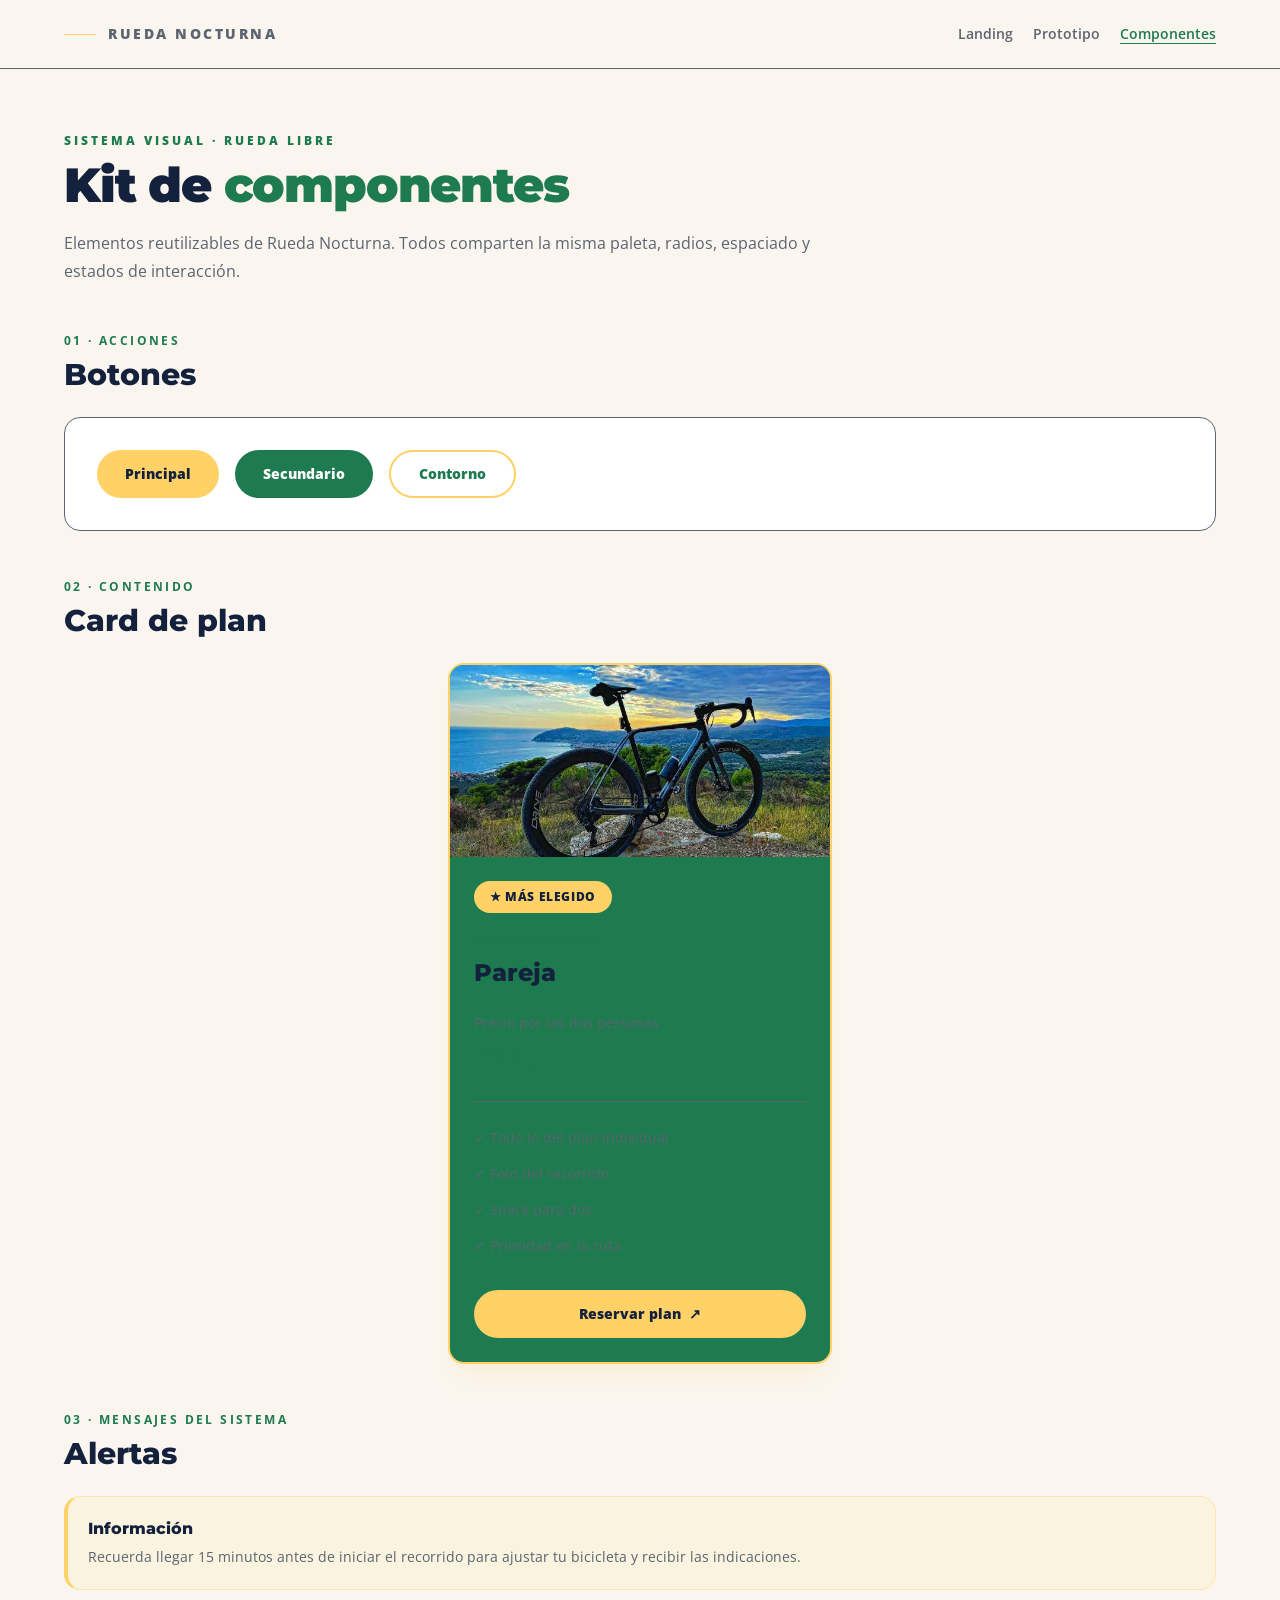
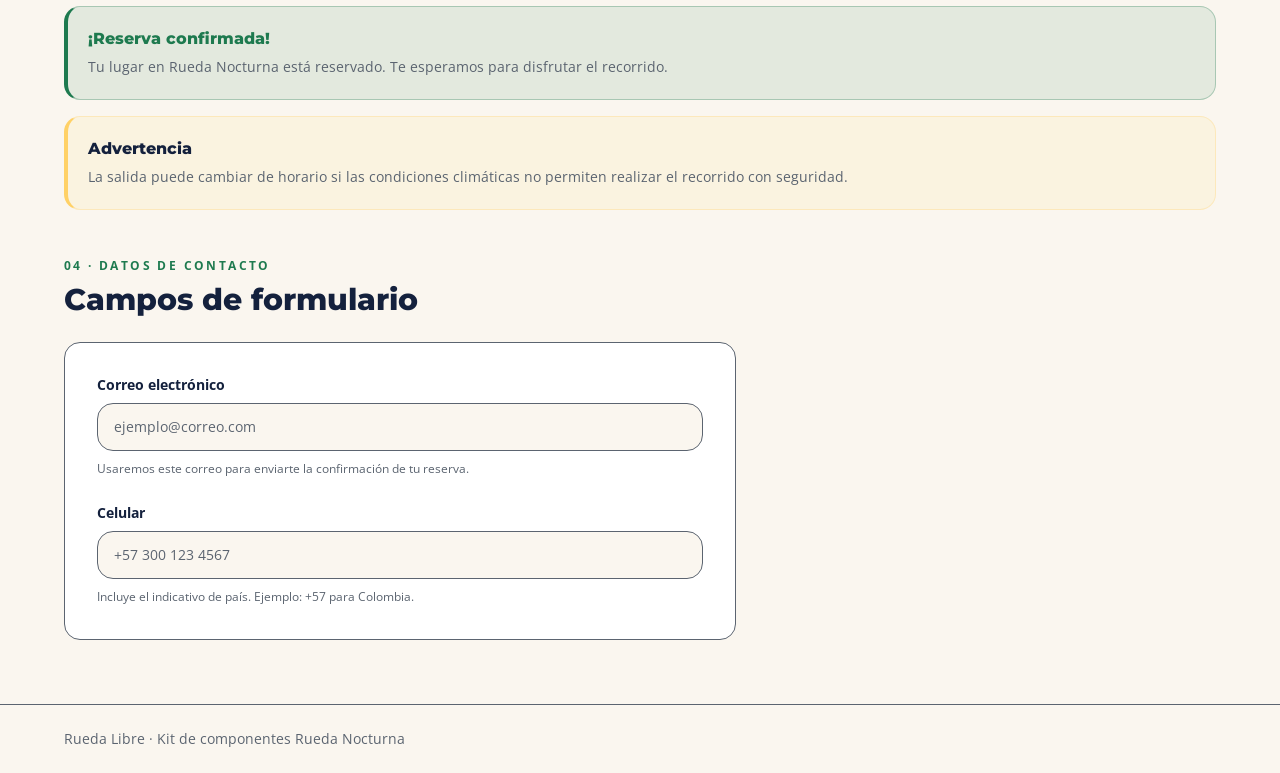
<file: nocturna/componentes.html>
<!doctype html>
<html lang="es">
<head>
    <meta charset="UTF-8">
    <meta name="viewport" content="width=device-width, initial-scale=1.0">
    <meta name="description" content="Kit de componentes de Rueda Nocturna: botones, tarjeta, alertas y campos de formulario.">
    <meta name="author" content="Juan Pablo Rodriguez">
    <link rel="preconnect" href="https://fonts.googleapis.com">
    <link rel="preconnect" href="https://fonts.gstatic.com" crossorigin>
    <link href="https://fonts.googleapis.com/css2?family=Montserrat:wght@400;500;600;700;800;900&family=Open+Sans:wght@300;400;500;600;700;800&display=swap" rel="stylesheet">
    <link rel="stylesheet" href="./src/output.css">
    <title>Kit de componentes | Rueda Nocturna</title>
</head>
<body class="min-h-screen bg-crema dark:bg-azul font-open-sans text-azul dark:text-crema">
    <header class="border-b border-gris dark:border-gris bg-crema dark:bg-azul">
        <div class="mx-auto flex max-w-7xl flex-col gap-4 px-6 py-6 sm:flex-row sm:items-center sm:justify-between sm:px-10 lg:px-16">
            <a href="./index.html" class="inline-flex items-center gap-3 text-sm font-extrabold uppercase tracking-[0.18em] text-gris dark:text-crema hover:text-verde dark:text-amarillo-farol focus:outline-2 focus:outline-offset-4 focus:outline-amarillo-farol">
                <span class="h-px w-8 bg-amarillo-farol" aria-hidden="true"></span> Rueda Nocturna
            </a>
            <nav aria-label="Navegación principal" class="flex flex-wrap gap-5 text-sm font-semibold text-gris dark:text-crema">
                <a href="./index.html" class="hover:text-verde dark:text-amarillo-farol focus:outline-2 focus:outline-offset-4 focus:outline-amarillo-farol">Landing</a>
                <a href="./prototipo.html" class="hover:text-verde dark:text-amarillo-farol focus:outline-2 focus:outline-offset-4 focus:outline-amarillo-farol">Prototipo</a>
                <a href="./componentes.html" aria-current="page" class="text-verde dark:text-amarillo-farol underline underline-offset-4 focus:outline-2 focus:outline-offset-4 focus:outline-amarillo-farol">Componentes</a>
            </nav>
        </div>
    </header>

    <main class="mx-auto w-full max-w-7xl px-6 py-12 sm:px-10 sm:py-16 lg:px-16">
        <div class="mb-12 max-w-3xl">
            <p class="mb-3 text-xs font-extrabold uppercase tracking-[0.25em] text-verde dark:text-amarillo-farol">Sistema visual · Rueda Libre</p>
            <h1 class="mb-5 text-4xl font-black tracking-tight sm:text-5xl">Kit de <span class="text-verde dark:text-amarillo-farol">componentes</span></h1>
            <p class="text-base leading-7 text-gris dark:text-crema">Elementos reutilizables de Rueda Nocturna. Todos comparten la misma paleta, radios, espaciado y estados de interacción.</p>
        </div>

        <section class="mb-12" aria-labelledby="titulo-botones">
            <div class="mb-6">
                <p class="mb-2 text-xs font-bold uppercase tracking-[0.2em] text-verde dark:text-amarillo-farol">01 · Acciones</p>
                <h2 id="titulo-botones" class="text-2xl font-extrabold sm:text-3xl">Botones</h2>
            </div>
            <div class="flex flex-wrap items-center gap-4 rounded-2xl border border-gris dark:border-gris bg-white dark:bg-azul p-6 sm:p-8">
                <a href="./index.html#planes" class="inline-flex min-h-12 items-center justify-center rounded-full bg-amarillo-farol dark:bg-amarillo-farol px-7 py-3 text-sm font-extrabold text-azul transition-colors duration-200 hover:bg-naranja focus:outline-2 focus:outline-offset-4 focus:outline-amarillo-farol">Principal</a>
                <a href="./index.html#rutas" class="inline-flex min-h-12 items-center justify-center rounded-full bg-verde dark:bg-verde px-7 py-3 text-sm font-extrabold text-white dark:text-crema transition-colors duration-200 hover:bg-gris focus:outline-2 focus:outline-offset-4 focus:outline-amarillo-farol">Secundario</a>
                <a href="./index.html" class="inline-flex min-h-12 items-center justify-center rounded-full border-2 border-amarillo-farol dark:border-amarillo-farol px-7 py-3 text-sm font-extrabold text-verde dark:text-amarillo-farol transition-colors duration-200 hover:bg-amarillo-farol dark:bg-amarillo-farol hover:text-azul focus:outline-2 focus:outline-offset-4 focus:outline-amarillo-farol">Contorno</a>
            </div>
        </section>

        <section class="mb-12" aria-labelledby="titulo-card">
            <div class="mb-6">
                <p class="mb-2 text-xs font-bold uppercase tracking-[0.2em] text-verde dark:text-amarillo-farol">02 · Contenido</p>
                <h2 id="titulo-card" class="text-2xl font-extrabold sm:text-3xl">Card de plan</h2>
            </div>
            <article class="mx-auto flex max-w-sm flex-col overflow-hidden rounded-2xl border-2 border-amarillo-farol dark:border-amarillo-farol bg-verde dark:bg-verde shadow-xl shadow-amarillo-farol/10 transition-shadow duration-200 hover:shadow-2xl hover:shadow-amarillo-farol/20">
                <img src="../img/bicycle-gravel-aventura.jpeg" alt="Dos bicicletas preparadas para compartir una aventura" class="h-48 w-full object-cover" loading="lazy">
                <div class="flex flex-1 flex-col p-6">
                    <div class="mb-5 flex min-h-8 items-center">
                        <span class="inline-flex items-center rounded-full bg-amarillo-farol dark:bg-amarillo-farol px-4 py-2 text-xs font-extrabold uppercase tracking-wider text-azul">★ Más elegido</span>
                    </div>
                    <p class="mb-2 text-xs font-bold uppercase tracking-widest text-verde dark:text-amarillo-farol">Para compartir</p>
                    <h3 class="mb-6 text-2xl font-extrabold">Pareja</h3>
                    <div class="mb-6 border-b border-gris dark:border-gris pb-6">
                        <p class="mb-2 text-sm text-gris dark:text-crema">Precio por las dos personas</p>
                        <p class="text-3xl font-black text-verde dark:text-amarillo-farol">$99.000</p>
                    </div>
                    <ul class="mb-8 flex flex-col gap-3 text-sm leading-6 text-gris dark:text-crema">
                        <li>✓ Todo lo del plan Individual</li>
                        <li>✓ Foto del recorrido</li>
                        <li>✓ Snack para dos</li>
                        <li>✓ Prioridad en la ruta</li>
                    </ul>
                    <a href="../pages/reservas.html" class="mt-auto inline-flex min-h-12 items-center justify-center rounded-full bg-amarillo-farol dark:bg-amarillo-farol px-6 py-3 text-sm font-extrabold text-azul transition-colors duration-200 hover:bg-naranja focus:outline-2 focus:outline-offset-4 focus:outline-amarillo-farol">Reservar plan <span class="ml-2" aria-hidden="true">↗</span></a>
                </div>
            </article>
        </section>

        <section class="mb-12" aria-labelledby="titulo-alertas">
            <div class="mb-6">
                <p class="mb-2 text-xs font-bold uppercase tracking-[0.2em] text-verde dark:text-amarillo-farol">03 · Mensajes del sistema</p>
                <h2 id="titulo-alertas" class="text-2xl font-extrabold sm:text-3xl">Alertas</h2>
            </div>
            <div class="flex flex-col gap-4">
                <div role="note" class="rounded-2xl border border-l-4 border-amarillo-farol/40 border-l-amarillo-farol bg-amarillo-farol/10 p-5">
                    <h3 class="mb-1 font-extrabold text-azul dark:text-amarillo-farol">Información</h3>
                    <p class="text-sm leading-6 text-gris dark:text-crema">Recuerda llegar 15 minutos antes de iniciar el recorrido para ajustar tu bicicleta y recibir las indicaciones.</p>
                </div>
                <div role="status" aria-live="polite" class="rounded-2xl border border-l-4 border-verde/30 border-l-verde bg-verde/10 p-5">
                    <h3 class="mb-1 font-extrabold text-verde dark:text-crema">¡Reserva confirmada!</h3>
                    <p class="text-sm leading-6 text-gris dark:text-crema">Tu lugar en Rueda Nocturna está reservado. Te esperamos para disfrutar el recorrido.</p>
                </div>
                <div role="alert" class="rounded-2xl border border-l-4 border-amarillo-farol/30 border-l-amarillo-farol bg-amarillo-farol/10 p-5">
                    <h3 class="mb-1 font-extrabold text-azul dark:text-amarillo-farol">Advertencia</h3>
                    <p class="text-sm leading-6 text-gris dark:text-crema">La salida puede cambiar de horario si las condiciones climáticas no permiten realizar el recorrido con seguridad.</p>
                </div>
            </div>
        </section>

        <section aria-labelledby="titulo-formulario">
            <div class="mb-6">
                <p class="mb-2 text-xs font-bold uppercase tracking-[0.2em] text-verde dark:text-amarillo-farol">04 · Datos de contacto</p>
                <h2 id="titulo-formulario" class="text-2xl font-extrabold sm:text-3xl">Campos de formulario</h2>
            </div>
            <form action="#" method="get" class="max-w-2xl space-y-6 rounded-2xl border border-gris dark:border-gris bg-white dark:bg-azul p-6 sm:p-8">
                <div class="space-y-2">
                    <label for="correo" class="block text-sm font-bold text-azul dark:text-crema">Correo electrónico</label>
                    <input id="correo" name="correo" type="email" autocomplete="email" placeholder="ejemplo@correo.com" aria-describedby="ayuda-correo" class="min-h-12 w-full rounded-2xl border border-gris dark:border-gris bg-crema dark:bg-azul px-4 py-3 text-sm text-azul dark:text-crema placeholder:text-gris dark:placeholder:text-crema transition-colors hover:border-amarillo-farol/70 focus:border-amarillo-farol dark:border-amarillo-farol focus:outline-2 focus:outline-offset-2 focus:outline-amarillo-farol">
                    <p id="ayuda-correo" class="text-xs leading-5 text-gris dark:text-crema">Usaremos este correo para enviarte la confirmación de tu reserva.</p>
                </div>
                <div class="space-y-2">
                    <label for="celular" class="block text-sm font-bold text-azul dark:text-crema">Celular</label>
                    <input id="celular" name="celular" type="tel" autocomplete="tel" placeholder="+57 300 123 4567" aria-describedby="ayuda-celular" class="min-h-12 w-full rounded-2xl border border-gris dark:border-gris bg-crema dark:bg-azul px-4 py-3 text-sm text-azul dark:text-crema placeholder:text-gris dark:placeholder:text-crema transition-colors hover:border-amarillo-farol/70 focus:border-amarillo-farol dark:border-amarillo-farol focus:outline-2 focus:outline-offset-2 focus:outline-amarillo-farol">
                    <p id="ayuda-celular" class="text-xs leading-5 text-gris dark:text-crema">Incluye el indicativo de país. Ejemplo: +57 para Colombia.</p>
                </div>
            </form>
        </section>
    </main>

    <footer class="border-t border-gris dark:border-gris bg-crema dark:bg-azul">
        <div class="mx-auto max-w-7xl px-6 py-6 text-sm text-gris dark:text-crema sm:px-10 lg:px-16">
            <p>Rueda Libre · Kit de componentes Rueda Nocturna</p>
        </div>
    </footer>
</body>
</html>
</file>
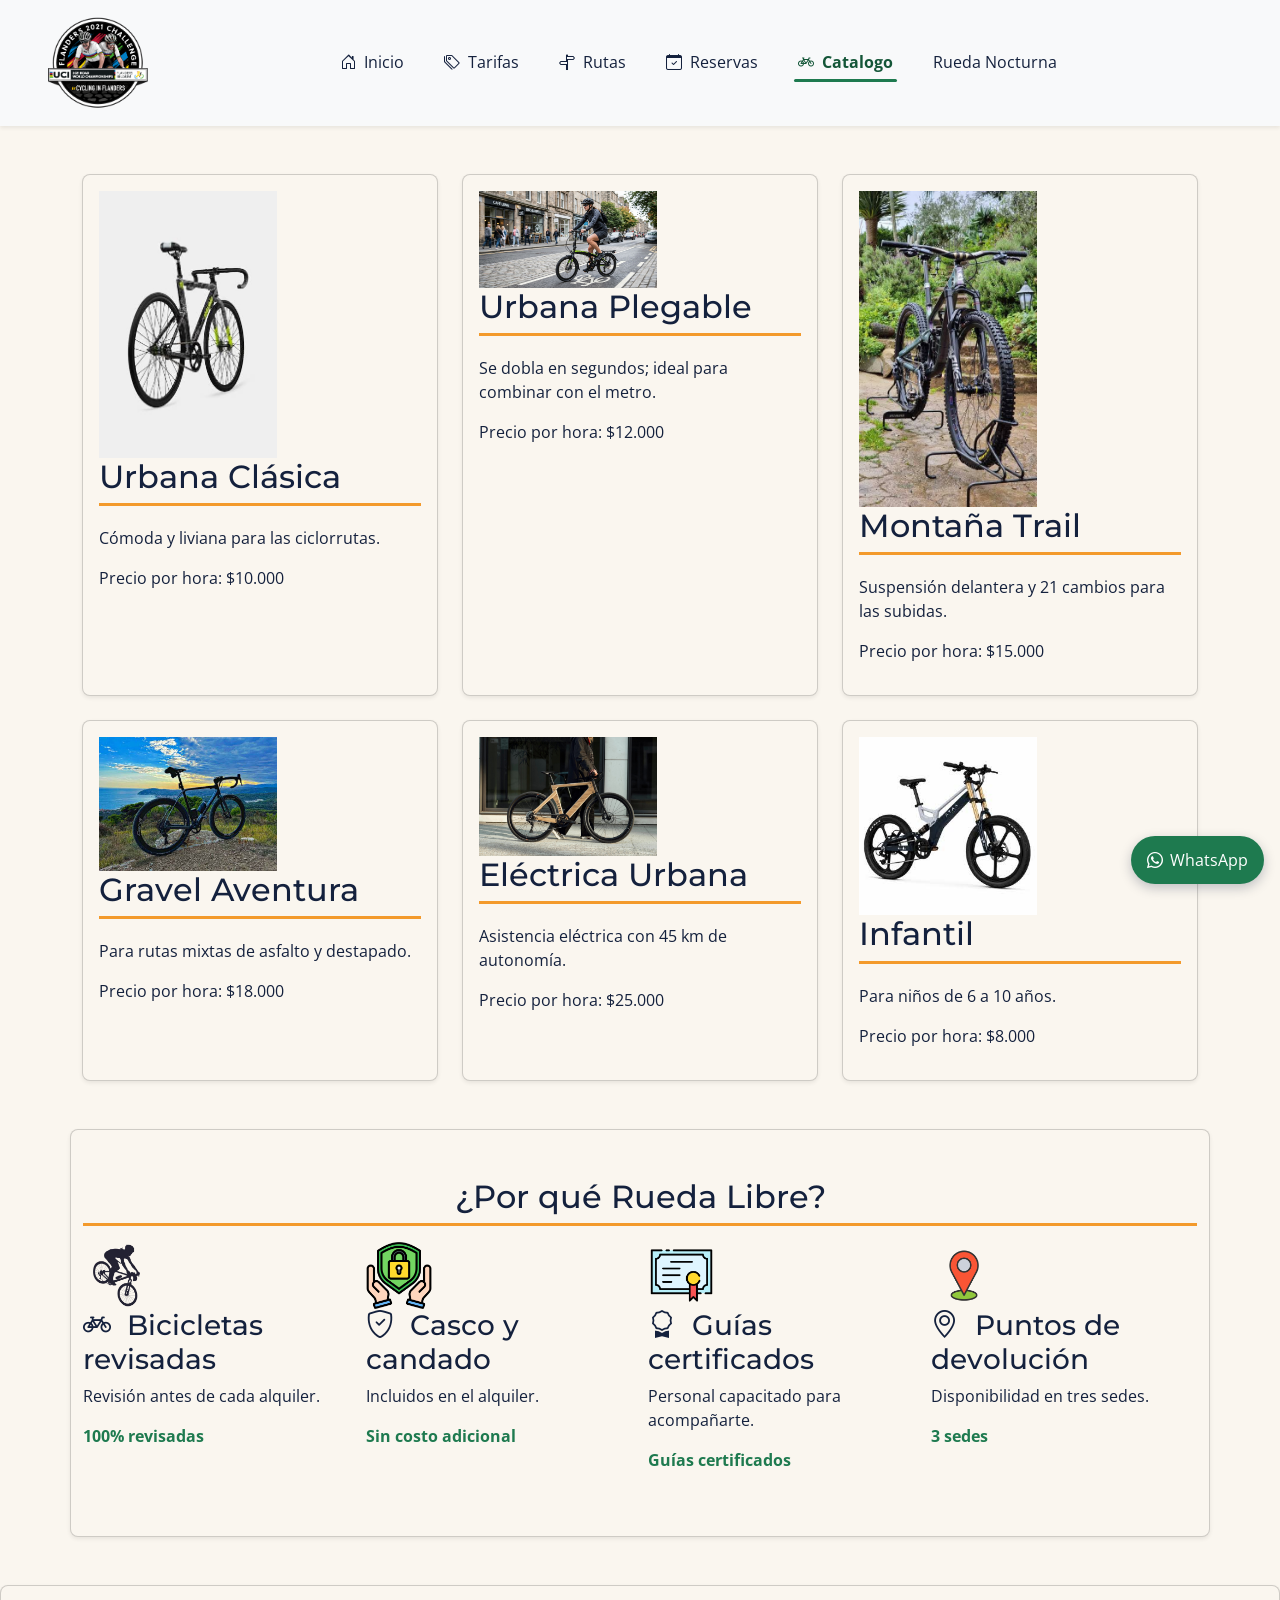
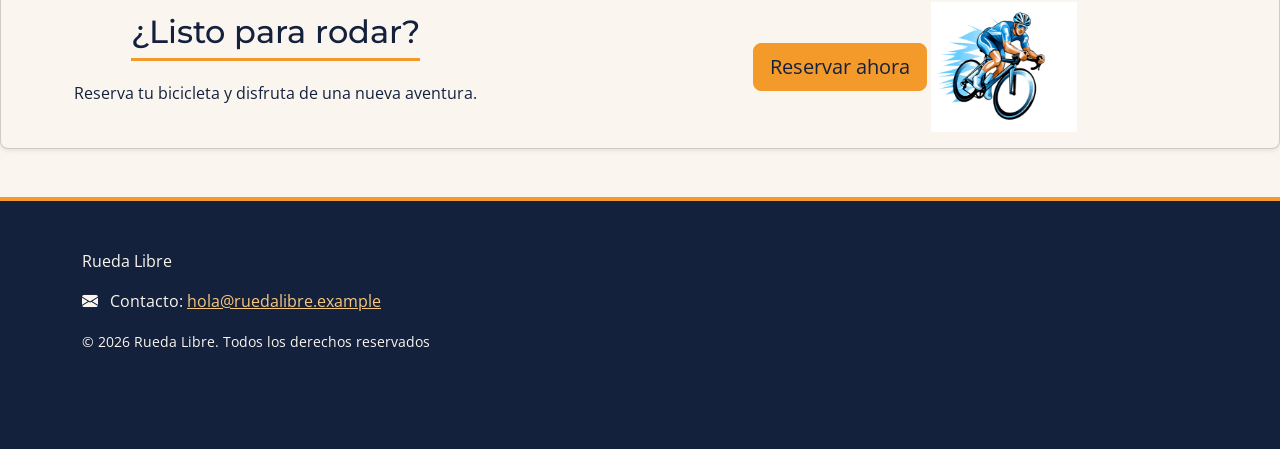
<file: pages/catalogo-bootstrap.html>
<!DOCTYPE html>
<html lang="es">
    <head>
        <meta charset="utf-8"/>
        <meta content="width=device-width, initial-scale=1.0" name="viewport"/>
        <!--Font Montserrat-->
        <link href="https://fonts.googleapis.com" rel="preconnect"/>
        <link crossorigin="" href="https://fonts.gstatic.com" rel="preconnect"/>
        <link href="https://fonts.googleapis.com/css2?family=Montserrat:ital,wght@0,100..900;1,100..900&amp;display=swap" rel="stylesheet"/>
        <!--Font Open Sans-->
        <link href="https://fonts.googleapis.com" rel="preconnect"/>
        <link crossorigin="" href="https://fonts.gstatic.com" rel="preconnect"/>
        <link href="https://fonts.googleapis.com/css2?family=Open+Sans:ital,wght@0,300..800;1,300..800&amp;display=swap" rel="stylesheet"/>
        <!--Bootstrap-->
        <link crossorigin="anonymous" href="https://cdn.jsdelivr.net/npm/bootstrap@5.3.8/dist/css/bootstrap.min.css" integrity="sha384-sRIl4kxILFvY47J16cr9ZwB07vP4J8+LH7qKQnuqkuIAvNWLzeN8tE5YBujZqJLB" rel="stylesheet"/>
        <script crossorigin="anonymous" defer="" integrity="sha384-FKyoEForCGlyvwx9Hj09JcYn3nv7wiPVlz7YYwJrWVcXK/BmnVDxM+D2scQbITxI" src="https://cdn.jsdelivr.net/npm/bootstrap@5.3.8/dist/js/bootstrap.bundle.min.js">
        </script>
        <link href="../img/logo.png" rel="icon"/>
        <link href="https://cdn.jsdelivr.net/npm/bootstrap-icons@1.11.3/font/bootstrap-icons.min.css" rel="stylesheet"/>
        <link href="../css/styles.css" rel="stylesheet"/>
        <title>
            Catalogo Rueda Libre
        </title>
    </head>
    <body>
        <header>
            <nav aria-label="Navegación principal" class="navbar navbar-expand-lg bg-body-tertiary shadow-sm">
                <div class="container-fluid px-3 px-lg-5 d-flex justify-content-between">
                    <a aria-label="Rueda Libre, inicio" class="navbar-brand d-flex align-items-center" href="../index.html">
                        <img alt="Logo de Rueda Libre" src="../img/logo.png" width="100"/>
                    </a>
                    <button aria-controls="menuPrincipal" aria-expanded="false" aria-label="Abrir o cerrar el menú de navegación" class="navbar-toggler" data-bs-target="#menuPrincipal" data-bs-toggle="collapse" type="button">
                        <span class="navbar-toggler-icon">
                        </span>
                    </button>
                    <div class="collapse navbar-collapse menu justify-content-center" id="menuPrincipal">
                        <ul class="navbar-nav mx-auto align-items-center text-center gap-lg-2 py-2 py-lg-0">
                            <li class="nav-item">
                                <a class="nav-link rounded-2 px-3" href="../index.html">
                                    <i aria-hidden="true" class="bi bi-house-door me-1">
                                    </i>
                                    Inicio
                                </a>
                            </li>
                            <li class="nav-item">
                                <a class="nav-link rounded-2 px-3" href="tarifas.html">
                                    <i aria-hidden="true" class="bi bi-tags me-1">
                                    </i>
                                    Tarifas
                                </a>
                            </li>
                            <li class="nav-item">
                                <a class="nav-link rounded-2 px-3" href="tarifas.html#routes">
                                    <i aria-hidden="true" class="bi bi-signpost-split me-1">
                                    </i>
                                    Rutas
                                </a>
                            </li>
                            <li class="nav-item">
                                <a class="nav-link rounded-2 px-3" href="reservas.html">
                                    <i aria-hidden="true" class="bi bi-calendar-check me-1">
                                    </i>
                                    Reservas
                                </a>
                            </li>
                            <li class="nav-item">
                                <a aria-current="page" class="nav-link active rounded-2 px-3" href="catalogo-bootstrap.html">
                                    <i aria-hidden="true" class="bi bi-bicycle me-1">
                                    </i>
                                    Catalogo
                                </a>
                            </li>
                            <li class="nav-item">
                                <a class="nav-link rounded-2 px-3" href="../nocturna/index.html">
                                    Rueda Nocturna
                                </a>
                            </li>
                        </ul>
                    </div>
                </div>
            </nav>
        </header>
        <main>
            <section class="container py-5">
                <div class="row g-4">
                    <div class="col-12 col-xl-4 col-sm-6 col-lg-4">
                        <article class="card h-100 shadow-sm p-3">
                            <img alt="bicicleta urbana negra con verde" class="img-fluid object-fit-cover" src="../img/bicycle-urban.jpeg" width="178"/>
                            <h2 class="titulo-seccion">
                                Urbana Clásica
                            </h2>
                            <p>
                                Cómoda y liviana para las ciclorrutas.
                            </p>
                            <p>
                                Precio por hora: $10.000
                            </p>
                        </article>
                    </div>
                    <div class="col-12 col-xl-4 col-sm-6 col-lg-4">
                        <article class="card h-100 shadow-sm p-3">
                            <img alt="bicicleta urbana pleglable con negro y verde" class="img-fluid object-fit-cover" src="../img/bicycle-pleglable.jpeg" width="178"/>
                            <h2 class="titulo-seccion">
                                Urbana Plegable
                            </h2>
                            <p>
                                Se dobla en segundos; ideal para combinar con el metro.
                            </p>
                            <p>
                                Precio por hora: $12.000
                            </p>
                        </article>
                    </div>
                    <div class="col-12 col-xl-4 col-sm-6 col-lg-4">
                        <article class="card h-100 shadow-sm p-3">
                            <img alt="Bicicleta negra para montaña" class="img-fluid object-fit-cover" src="../img/bicycle-mountain.jpeg" width="178"/>
                            <h2 class="titulo-seccion">
                                Montaña Trail
                            </h2>
                            <p>
                                Suspensión delantera y 21 cambios para las subidas.
                            </p>
                            <p>
                                Precio por hora: $15.000
                            </p>
                        </article>
                    </div>
                    <div class="col-12 col-xl-4 col-sm-6 col-lg-4">
                        <article class="card h-100 shadow-sm p-3">
                            <img alt="Bicicleta negra" class="img-fluid object-fit-cover" src="../img/bicycle-gravel-aventura.jpeg" width="178"/>
                            <h2 class="titulo-seccion">
                                Gravel Aventura
                            </h2>
                            <p>
                                Para rutas mixtas de asfalto y destapado.
                            </p>
                            <p>
                                Precio por hora:  $18.000
                            </p>
                        </article>
                    </div>
                    <div class="col-12 col-xl-4 col-sm-6 col-lg-4">
                        <article class="card h-100 shadow-sm p-3">
                            <img alt="Bicicleta electrica con llantas negra, color madera" class="img-fluid object-fit-cover" src="../img/bicycle-electric.jpeg" width="178"/>
                            <h2 class="titulo-seccion">
                                Eléctrica Urbana
                            </h2>
                            <p>
                                Asistencia eléctrica con 45 km de autonomía.
                            </p>
                            <p>
                                Precio por hora: $25.000
                            </p>
                        </article>
                    </div>
                    <div class="col-12 col-xl-4 col-sm-6 col-lg-4">
                        <article class="card h-100 shadow-sm p-3">
                            <img alt="Bicicleta negra con suspension dorada" class="img-fluid object-fit-cover" src="../img/bicycle-boys.jpeg" width="178"/>
                            <h2 class="titulo-seccion">
                                Infantil
                            </h2>
                            <p>
                                Para niños de 6 a 10 años.
                            </p>
                            <p>
                                Precio por hora: $8.000
                            </p>
                        </article>
                    </div>
                </div>
            </section>
            <section class="container card shadow-sm py-5">
                <h2 class="text-center mb-3 titulo-seccion">
                    ¿Por qué Rueda Libre?
                </h2>
                <div class="row g-3">
                    <div class="col-12 col-md-6 col-lg-3 text-start">
                        <article>
                            <img alt="Bicicleta negra con llantas gruesas especializadas para montaña" class="img-fluid w-25" src="../img/icon-bicycle.webp"/>
                            <h3>
                                <i aria-hidden="true" class="bi bi-bicycle me-2">
                                </i>
                                Bicicletas revisadas
                            </h3>
                            <p>
                                Revisión antes de cada alquiler.
                            </p>
                            <p class="text-success fw-bold">
                                100% revisadas
                            </p>
                        </article>
                    </div>
                    <div class="col-12 col-md-6 col-lg-3 text-start">
                        <article>
                            <img alt="Icono de seguridad" class="img-fluid w-25" src="../img/sure.png"/>
                            <h3>
                                <i aria-hidden="true" class="bi bi-shield-check me-2">
                                </i>
                                Casco y candado
                            </h3>
                            <p>
                                Incluidos en el alquiler.
                            </p>
                            <p class="text-success fw-bold">
                                Sin costo adicional
                            </p>
                        </article>
                    </div>
                    <div class="col-12 col-md-6 col-lg-3 text-start">
                        <article>
                            <img alt="Icono de certificado" class="img-fluid w-25" src="../img/certificate.png"/>
                            <h3>
                                <i aria-hidden="true" class="bi bi-award me-2">
                                </i>
                                Guías certificados
                            </h3>
                            <p>
                                Personal capacitado para acompañarte.
                            </p>
                            <p class="text-success fw-bold">
                                Guías certificados
                            </p>
                        </article>
                    </div>
                    <div class="col-12 col-md-6 col-lg-3 text-start">
                        <article>
                            <img alt="Icono de ubicación rojo con verde" class="img-fluid w-25" src="../img/ubication.png"/>
                            <h3>
                                <i aria-hidden="true" class="bi bi-geo-alt me-2">
                                </i>
                                Puntos de devolución
                            </h3>
                            <p>
                                Disponibilidad en tres sedes.
                            </p>
                            <p class="text-success fw-bold">
                                3 sedes
                            </p>
                        </article>
                    </div>
                </div>
            </section>
            <section class="text-center my-5 card py-3 shadow-sm">
                <div class="d-flex flex-column flex-md-row justify-content-around align-items-center">
                    <div>
                        <h2 class="titulo-seccion">
                            ¿Listo para rodar?
                        </h2>
                        <p>
                            Reserva tu bicicleta y disfruta de una nueva aventura.
                        </p>
                    </div>
                    <div>
                        <a class="btn btn-naranja-pedal btn-lg" href="reservas.html">
                            Reservar ahora
                        </a>
                        <img alt="Ciclista con uniforme azul y una bicicleta azul con blanco" class="img-fluid w-25 d-none d-md-inline-block" src="../img/cyclist.png"/>
                    </div>
                </div>
            </section>
        </main>
        <footer class="pie-marca">
            <div class="container py-3">
                <p>
                    Rueda Libre
                </p>
                <p>
                    <i aria-hidden="true" class="bi bi-envelope-fill me-2">
                    </i>
                    Contacto:
                    <a href="mailto:hola@ruedalibre.example">
                        hola@ruedalibre.example
                    </a>
                </p>
                <p class="mb-0">
                    <small>
                        © 2026 Rueda Libre. Todos los derechos reservados
                    </small>
                </p>
            </div>
        </footer>
        <a aria-label="Contactar a Rueda Libre por WhatsApp" class="whatsapp" href="https://wa.me/573000000000" rel="noopener" target="_blank">
            <i aria-hidden="true" class="bi bi-whatsapp">
            </i>
            WhatsApp
        </a>
    </body>
</html>
</file>
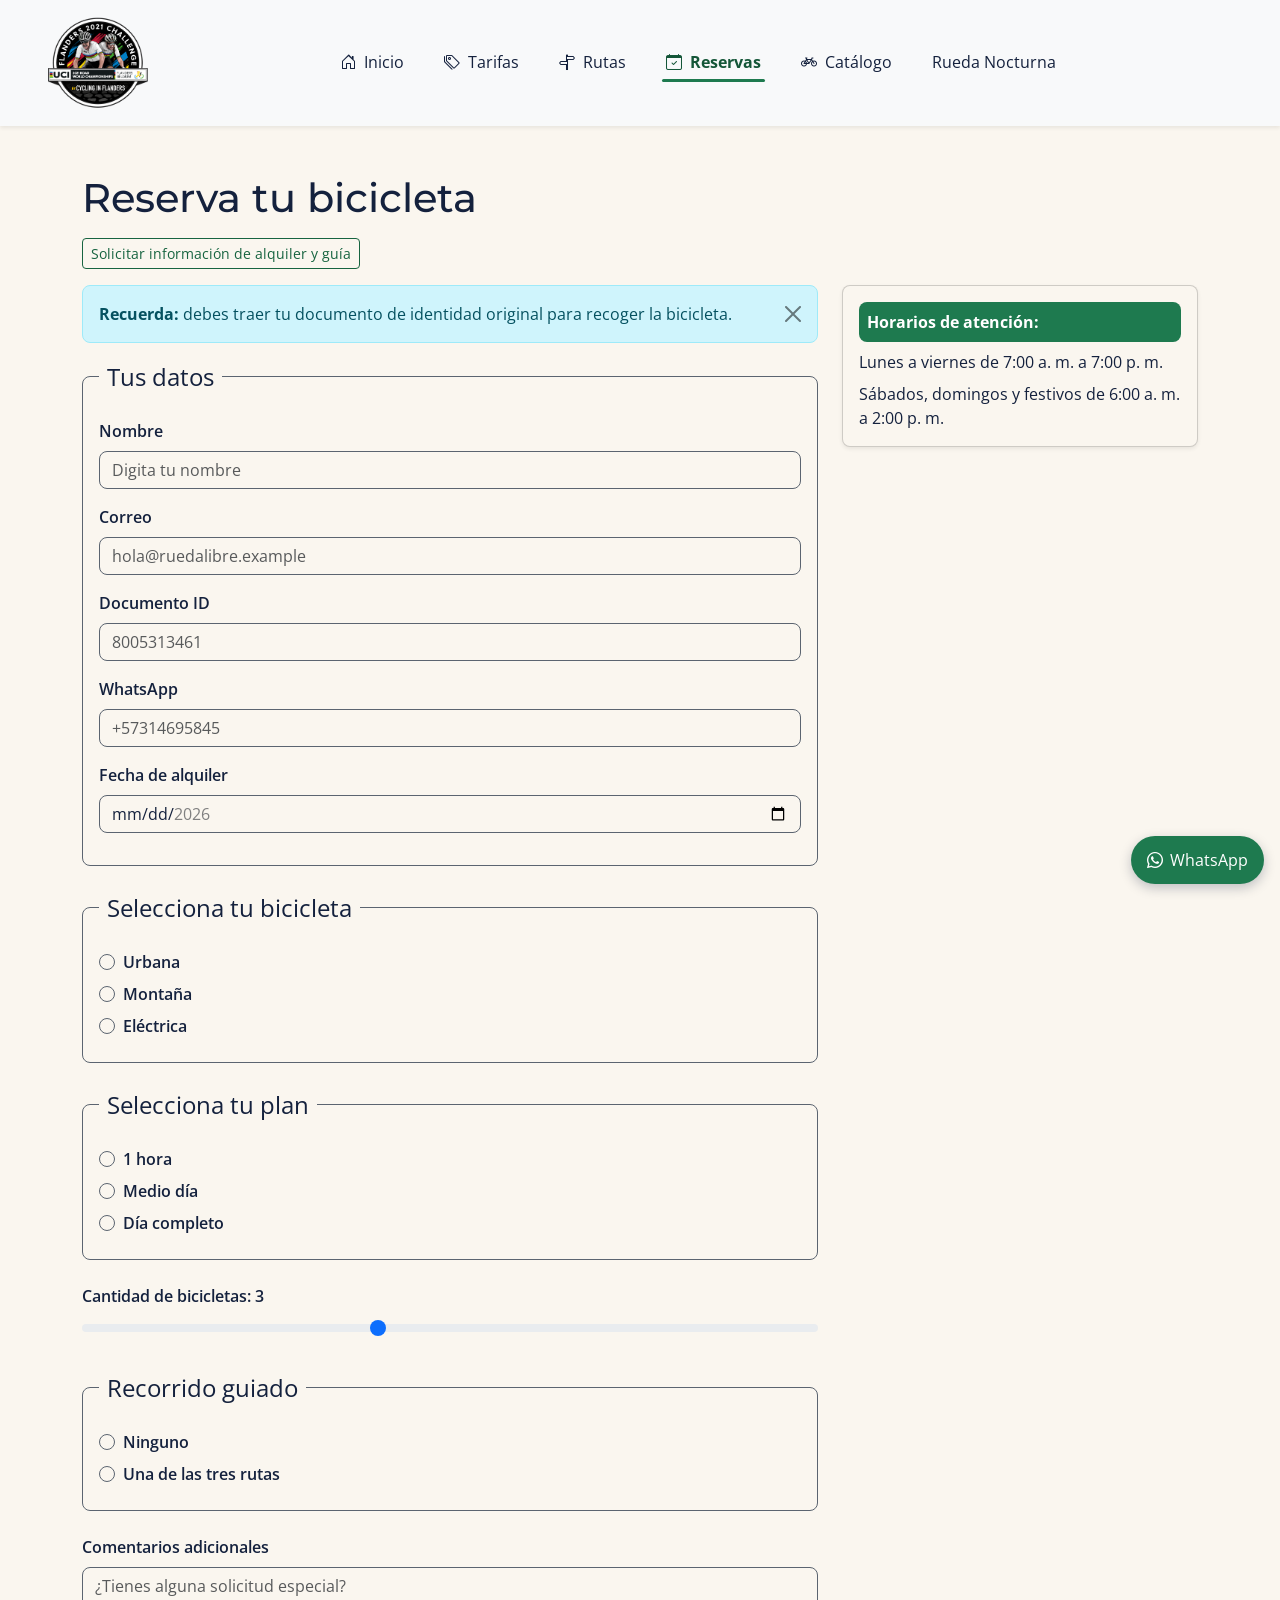
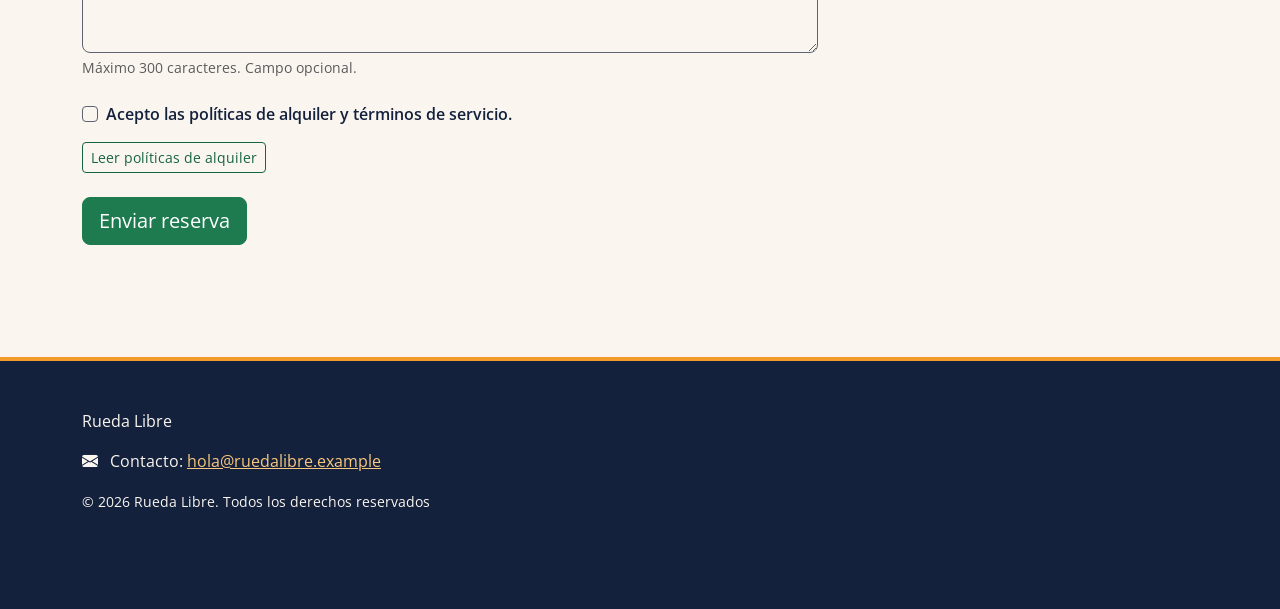
<file: pages/reservas.html>
<!DOCTYPE html>
<html lang="es">
    <head>
        <meta charset="utf-8"/>
        <meta content="width=device-width, initial-scale=1.0" name="viewport"/>
        <meta content="Alquila bicicletas y organiza recorridos guiados por la ciudad." name="description"/>
        <meta content="Juan Pablo Rodriguez" name="author"/>
        <meta content="strict-origin-when-cross-origin" name="referrer"/>
        <link href="https://fonts.googleapis.com" rel="preconnect"/>
        <link crossorigin="" href="https://fonts.gstatic.com" rel="preconnect"/>
        <link href="https://fonts.googleapis.com/css2?family=Montserrat:ital,wght@0,100..900;1,100..900&amp;display=swap" rel="stylesheet"/>
        <link href="https://fonts.googleapis.com" rel="preconnect"/>
        <link crossorigin="" href="https://fonts.gstatic.com" rel="preconnect"/>
        <link href="https://fonts.googleapis.com/css2?family=Open+Sans:ital,wght@0,300..800;1,300..800&amp;display=swap" rel="stylesheet"/>
        <link crossorigin="anonymous" href="https://cdn.jsdelivr.net/npm/bootstrap@5.3.8/dist/css/bootstrap.min.css" integrity="sha384-sRIl4kxILFvY47J16cr9ZwB07vP4J8+LH7qKQnuqkuIAvNWLzeN8tE5YBujZqJLB" rel="stylesheet"/>
        <script crossorigin="anonymous" defer="" integrity="sha384-FKyoEForCGlyvwx9Hj09JcYn3nv7wiPVlz7YYwJrWVcXK/BmnVDxM+D2scQbITxI" src="https://cdn.jsdelivr.net/npm/bootstrap@5.3.8/dist/js/bootstrap.bundle.min.js">
        </script>
        <link href="../img/logo.png" rel="icon"/>
        <link href="https://cdn.jsdelivr.net/npm/bootstrap-icons@1.11.3/font/bootstrap-icons.min.css" rel="stylesheet"/>
        <link href="../css/styles.css" rel="stylesheet"/>
        <title>
            Reservas Rueda Libre
        </title>
    </head>
    <body>
        <header>
            <nav aria-label="Navegación principal" class="navbar navbar-expand-lg bg-body-tertiary shadow-sm">
                <div class="container-fluid px-3 px-lg-5 d-flex justify-content-between">
                    <a aria-label="Rueda Libre, inicio" class="navbar-brand d-flex align-items-center" href="../index.html">
                        <img alt="Logo de Rueda Libre" src="../img/logo.png" width="100"/>
                    </a>
                    <button aria-controls="menuPrincipal" aria-expanded="false" aria-label="Abrir o cerrar el menú de navegación" class="navbar-toggler" data-bs-target="#menuPrincipal" data-bs-toggle="collapse" type="button">
                        <span class="navbar-toggler-icon">
                        </span>
                    </button>
                    <div class="collapse navbar-collapse menu justify-content-center" id="menuPrincipal">
                        <ul class="navbar-nav mx-auto align-items-center text-center gap-lg-2 py-2 py-lg-0">
                            <li class="nav-item">
                                <a class="nav-link rounded-2 px-3" href="../index.html">
                                    <i aria-hidden="true" class="bi bi-house-door me-1">
                                    </i>
                                    Inicio
                                </a>
                            </li>
                            <li class="nav-item">
                                <a class="nav-link rounded-2 px-3" href="tarifas.html">
                                    <i aria-hidden="true" class="bi bi-tags me-1">
                                    </i>
                                    Tarifas
                                </a>
                            </li>
                            <li class="nav-item">
                                <a class="nav-link rounded-2 px-3" href="tarifas.html#routes">
                                    <i aria-hidden="true" class="bi bi-signpost-split me-1">
                                    </i>
                                    Rutas
                                </a>
                            </li>
                            <li class="nav-item">
                                <a aria-current="page" class="nav-link active rounded-2 px-3" href="reservas.html">
                                    <i aria-hidden="true" class="bi bi-calendar-check me-1">
                                    </i>
                                    Reservas
                                </a>
                            </li>
                            <li class="nav-item">
                                <a class="nav-link rounded-2 px-3" href="catalogo-bootstrap.html">
                                    <i aria-hidden="true" class="bi bi-bicycle me-1">
                                    </i>
                                    Catálogo
                                </a>
                            </li>
                            <li class="nav-item">
                                <a class="nav-link rounded-2 px-3" href="../nocturna/index.html">
                                    Rueda Nocturna
                                </a>
                            </li>
                        </ul>
                    </div>
                </div>
            </nav>
        </header>
        <main class="container py-5">
            <h1 class="mb-3">
                Reserva tu bicicleta
            </h1>
            <a class="btn btn-outline-success btn-sm mb-3" href="mailto:hola@ruedalibre.example">
                Solicitar información de alquiler y guía
            </a>
            <div class="row g-4">
                <section class="col-12 col-md-8">
                    <div class="alert alert-info alert-dismissible fade show" role="alert">
                        <strong>
                            Recuerda:
                        </strong>
                        debes traer tu documento de identidad original para recoger la bicicleta.
                        <button aria-label="Cerrar aviso" class="btn-close" data-bs-dismiss="alert" type="button">
                        </button>
                    </div>
                    <form action="#" class="needs-validation" method="post" novalidate="">
                        <fieldset class="border rounded-3 p-3 mb-4">
                            <legend class="float-none w-auto px-2">
                                Tus datos
                            </legend>
                            <div class="mb-3">
                                <label class="form-label" for="user-name">
                                    Nombre
                                </label>
                                <input class="form-control" id="user-name" minlength="3" name="user_name" placeholder="Digita tu nombre" required="" type="text"/>
                                <div class="invalid-feedback">
                                    Escribe tu nombre con al menos 3 caracteres.
                                </div>
                            </div>
                            <div class="mb-3">
                                <label class="form-label" for="user-email">
                                    Correo
                                </label>
                                <input class="form-control" id="user-email" name="user_email" placeholder="hola@ruedalibre.example" required="" type="email"/>
                                <div class="invalid-feedback">
                                    Ingresa un correo válido, por ejemplo nombre@correo.com.
                                </div>
                            </div>
                            <div class="mb-3">
                                <label class="form-label" for="user-document">
                                    Documento ID
                                </label>
                                <input class="form-control" id="user-document" inputmode="numeric" maxlength="10" minlength="6" name="user_document" pattern="[0-9]{6,10}" placeholder="8005313461" required="" type="text"/>
                                <div class="invalid-feedback">
                                    Escribe entre 6 y 10 números, sin puntos ni espacios.
                                </div>
                            </div>
                            <div class="mb-3">
                                <label class="form-label" for="user-tel">
                                    WhatsApp
                                </label>
                                <input class="form-control" id="user-tel" name="user_tel" pattern="\+573[0-9]{9}" placeholder="+57314695845" required="" type="tel"/>
                                <div class="invalid-feedback">
                                    Usa el formato +573 seguido de 9 dígitos, por ejemplo +57314695845.
                                </div>
                            </div>
                            <div class="mb-3">
                                <label class="form-label" for="user-date">
                                    Fecha de alquiler
                                </label>
                                <input class="form-control" id="user-date" max="2026-12-01" min="2026-11-01" name="user_date" required="" type="date"/>
                                <div class="invalid-feedback">
                                    Selecciona una fecha entre el 1 de noviembre y el 1 de diciembre de 2026.
                                </div>
                            </div>
                        </fieldset>
                        <fieldset class="border rounded-3 p-3 mb-4" id="bike-type">
                            <legend class="float-none w-auto px-2">
                                Selecciona tu bicicleta
                            </legend>
                            <div class="form-check">
                                <input class="form-check-input" id="bike-urban" name="bike_type" required="" type="radio" value="urban"/>
                                <label class="form-check-label" for="bike-urban">
                                    Urbana
                                </label>
                            </div>
                            <div class="form-check">
                                <input class="form-check-input" id="bike-mountain" name="bike_type" type="radio" value="mountain"/>
                                <label class="form-check-label" for="bike-mountain">
                                    Montaña
                                </label>
                            </div>
                            <div class="form-check">
                                <input class="form-check-input" id="bike-electrical" name="bike_type" type="radio" value="electrical"/>
                                <label class="form-check-label" for="bike-electrical">
                                    Eléctrica
                                </label>
                                <div class="invalid-feedback">
                                    Selecciona el tipo de bicicleta que deseas alquilar.
                                </div>
                            </div>
                        </fieldset>
                        <fieldset class="border rounded-3 p-3 mb-4" id="plan">
                            <legend class="float-none w-auto px-2">
                                Selecciona tu plan
                            </legend>
                            <div class="form-check">
                                <input class="form-check-input" id="plan-hour" name="plan" required="" type="radio" value="one-hour"/>
                                <label class="form-check-label" for="plan-hour">
                                    1 hora
                                </label>
                            </div>
                            <div class="form-check">
                                <input class="form-check-input" id="plan-midday" name="plan" type="radio" value="midday"/>
                                <label class="form-check-label" for="plan-midday">
                                    Medio día
                                </label>
                            </div>
                            <div class="form-check">
                                <input class="form-check-input" id="plan-full-day" name="plan" type="radio" value="full-day"/>
                                <label class="form-check-label" for="plan-full-day">
                                    Día completo
                                </label>
                                <div class="invalid-feedback">
                                    Selecciona la duración de tu alquiler.
                                </div>
                            </div>
                        </fieldset>
                        <div class="mb-4">
                            <label class="form-label" for="count-bicycle">
                                Cantidad de bicicletas:
                                <output id="count-output">
                                    3
                                </output>
                            </label>
                            <input class="form-range" id="count-bicycle" max="6" min="1" name="count_bicycle" oninput="document.getElementById('count-output').value = this.value" type="range" value="3"/>
                        </div>
                        <fieldset class="border rounded-3 p-3 mb-4" id="guided-tour">
                            <legend class="float-none w-auto px-2">
                                Recorrido guiado
                            </legend>
                            <div class="form-check">
                                <input class="form-check-input" id="tour-none" name="guided_tour" required="" type="radio" value="none"/>
                                <label class="form-check-label" for="tour-none">
                                    Ninguno
                                </label>
                            </div>
                            <div class="form-check">
                                <input class="form-check-input" id="tour-routes" name="guided_tour" type="radio" value="routes"/>
                                <label class="form-check-label" for="tour-routes">
                                    Una de las tres rutas
                                </label>
                                <div class="invalid-feedback">
                                    Indica si deseas un recorrido guiado o ninguno.
                                </div>
                            </div>
                        </fieldset>
                        <div class="mb-4">
                            <label class="form-label" for="user_comments">
                                Comentarios adicionales
                            </label>
                            <textarea class="form-control" id="user_comments" maxlength="300" name="user_comments" placeholder="¿Tienes alguna solicitud especial?" rows="3"></textarea>
                            <div class="form-text">
                                Máximo 300 caracteres. Campo opcional.
                            </div>
                        </div>
                        <div class="mb-4">
                            <div class="form-check">
                                <input class="form-check-input" id="terms-accepted" name="terms_accepted" required="" type="checkbox" value="yes"/>
                                <label class="form-check-label" for="terms-accepted">
                                    Acepto las políticas de alquiler y términos de servicio.
                                </label>
                                <div class="invalid-feedback">
                                    Debes aceptar las políticas para continuar con la reserva.
                                </div>
                            </div>
                            <button class="btn btn-outline-success btn-sm mt-2" data-bs-target="#politicasModal" data-bs-toggle="modal" type="button">
                                Leer políticas de alquiler
                            </button>
                        </div>
                        <button class="btn btn-success btn-lg" type="submit">
                            Enviar reserva
                        </button>
                    </form>
                </section>
                <aside class="col-12 col-md-4">
                    <div class="card p-3 shadow-sm">
                        <dl class="mb-0">
                            <dt class="text-bg-success fw-bold p-2 rounded">
                                Horarios de atención:
                            </dt>
                            <dd class="mt-2">
                                Lunes a viernes de 7:00 a. m. a 7:00 p. m.
                            </dd>
                            <dd class="mb-0">
                                Sábados, domingos y festivos de 6:00 a. m. a 2:00 p. m.
                            </dd>
                        </dl>
                    </div>
                </aside>
            </div>
        </main>
        <div aria-hidden="true" aria-labelledby="politicasModalLabel" class="modal fade" id="politicasModal" tabindex="-1">
            <div class="modal-dialog modal-dialog-centered">
                <div class="modal-content">
                    <div class="modal-header">
                        <h2 class="modal-title fs-5" id="politicasModalLabel">
                            Políticas de alquiler
                        </h2>
                        <button aria-label="Cerrar" class="btn-close" data-bs-dismiss="modal" type="button">
                        </button>
                    </div>
                    <div class="modal-body">
                        <ol class="mb-0">
                            <li class="mb-2">
                                Presenta tu documento de identidad original al recoger la bicicleta.
                            </li>
                            <li class="mb-2">
                                Revisa la bicicleta con el asesor antes de salir.
                            </li>
                            <li class="mb-2">
                                Cada 15 minutos de retraso en la devolución tienen un recargo de $5.000.
                            </li>
                            <li class="mb-2">
                                Los daños por mal uso se cobran según el costo de la reparación.
                            </li>
                            <li>
                                Los menores de edad deben estar acompañados por un adulto responsable.
                            </li>
                        </ol>
                    </div>
                    <div class="modal-footer">
                        <button class="btn btn-success" data-bs-dismiss="modal" type="button">
                            Entendido
                        </button>
                    </div>
                </div>
            </div>
        </div>
        <footer class="pie-marca">
            <div class="container py-3">
                <p>
                    Rueda Libre
                </p>
                <p>
                    <i aria-hidden="true" class="bi bi-envelope-fill me-2">
                    </i>
                    Contacto:
                    <a href="mailto:hola@ruedalibre.example">
                        hola@ruedalibre.example
                    </a>
                </p>
                <p class="mb-0">
                    <small>
                        ©
                        <span>
                            2026
                        </span>
                        Rueda Libre. Todos los derechos reservados
                    </small>
                </p>
            </div>
        </footer>
        <a aria-label="Contactar a Rueda Libre por WhatsApp" class="whatsapp" href="https://wa.me/573000000000" rel="noopener" target="_blank">
            <i aria-hidden="true" class="bi bi-whatsapp">
            </i>
            WhatsApp
        </a>
        <script>
            // Bootstrap validation (copiado de la documentación oficial).
                (() => {
                        'use strict'

                        const forms = document.querySelectorAll('.needs-validation')

                        Array.from(forms).forEach(form => {
                                form.addEventListener('submit', event => {
                                        if (!form.checkValidity()) {
                                                event.preventDefault()
                                                event.stopPropagation()
                                        }

                                        form.classList.add('was-validated')
                                }, false)
                        })
                })()
        </script>
    </body>
</html>
</file>
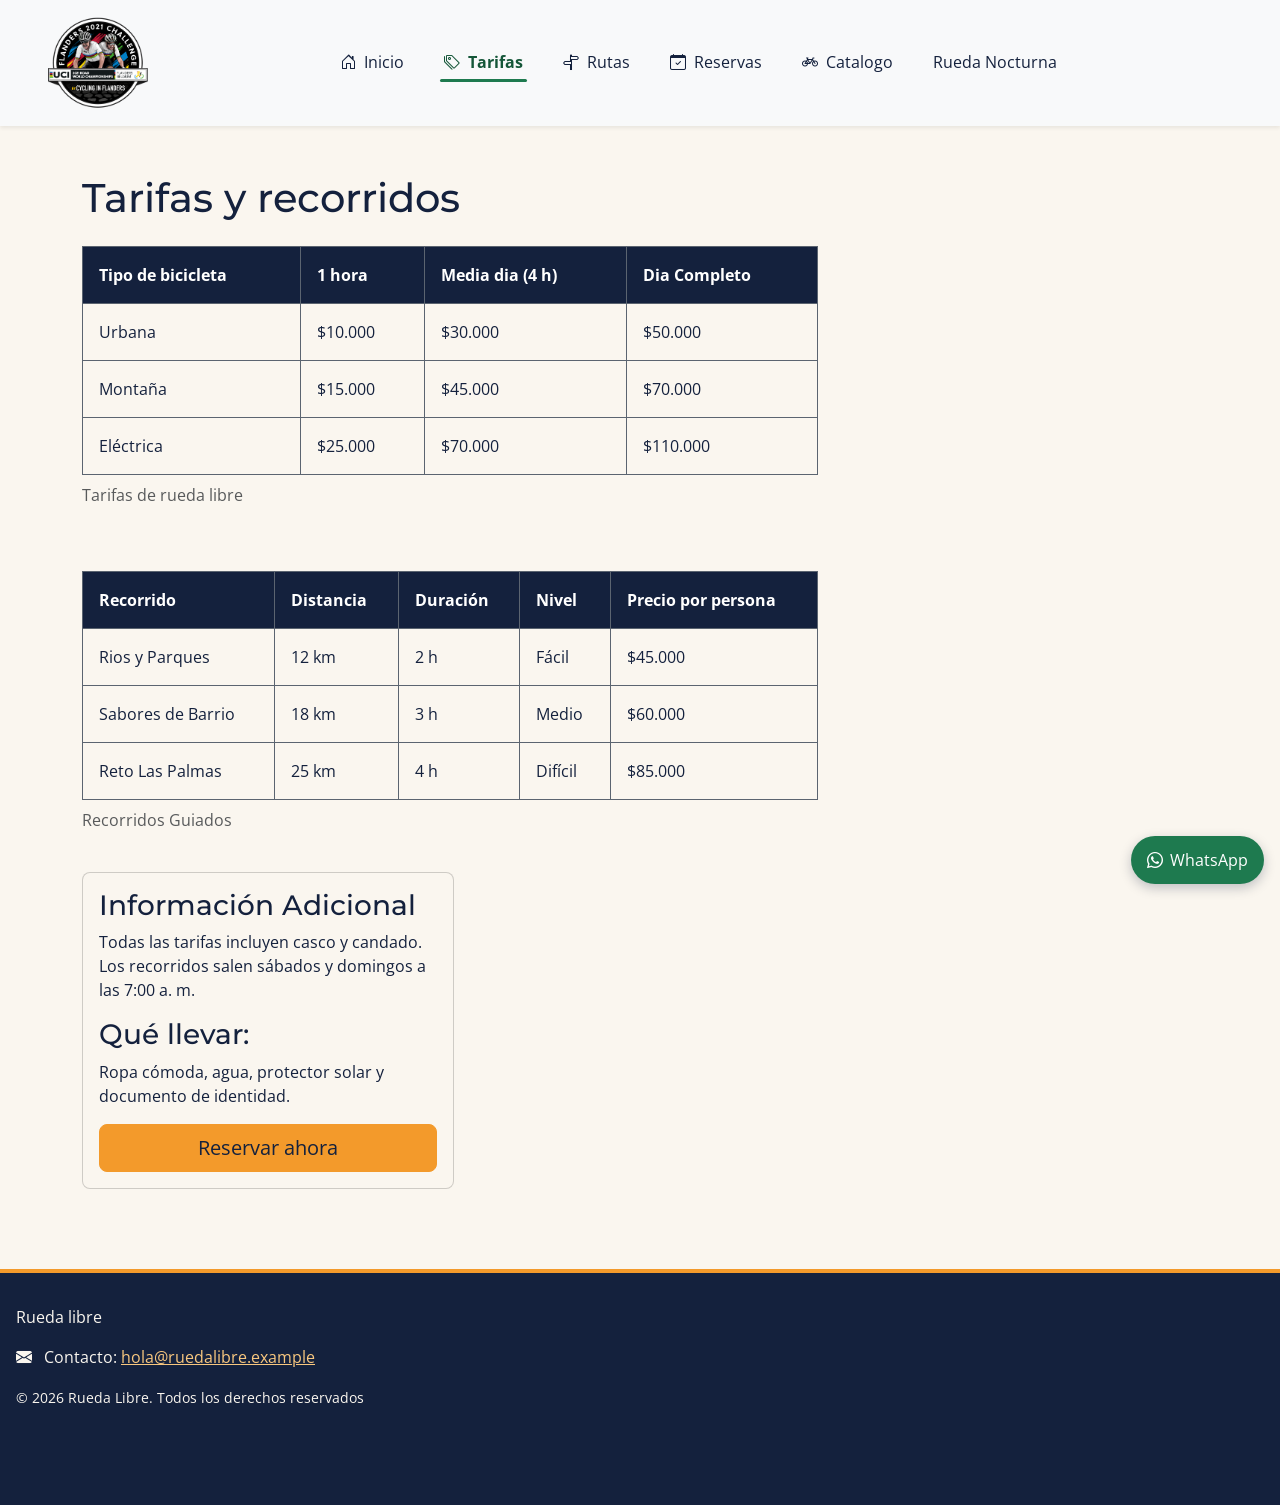
<file: pages/tarifas.html>
<!DOCTYPE html>
<html lang="es">
    <head>
        <meta charset="utf-8"/>
        <meta content="width=device-width, initial-scale=1.0" name="viewport"/>
        <meta content=" Alquila bicicletas y organiza recorridos guiados por la ciudad." name="description"/>
        <meta content="Juan Pablo Rodriguez" name="author"/>
        <meta content="index, follow" name="index"/>
        <meta content="strict-origin-when-cross-origin" name="referrer"/>
        <!--Font Montserrat-->
        <link href="https://fonts.googleapis.com" rel="preconnect"/>
        <link crossorigin="" href="https://fonts.gstatic.com" rel="preconnect"/>
        <link href="https://fonts.googleapis.com/css2?family=Montserrat:ital,wght@0,100..900;1,100..900&amp;display=swap" rel="stylesheet"/>
        <!--Font Open Sans-->
        <link href="https://fonts.googleapis.com" rel="preconnect"/>
        <link crossorigin="" href="https://fonts.gstatic.com" rel="preconnect"/>
        <link href="https://fonts.googleapis.com/css2?family=Open+Sans:ital,wght@0,300..800;1,300..800&amp;display=swap" rel="stylesheet"/>
        <!--Bootstrap-->
        <link crossorigin="anonymous" href="https://cdn.jsdelivr.net/npm/bootstrap@5.3.8/dist/css/bootstrap.min.css" integrity="sha384-sRIl4kxILFvY47J16cr9ZwB07vP4J8+LH7qKQnuqkuIAvNWLzeN8tE5YBujZqJLB" rel="stylesheet"/>
        <script crossorigin="anonymous" defer="" integrity="sha384-FKyoEForCGlyvwx9Hj09JcYn3nv7wiPVlz7YYwJrWVcXK/BmnVDxM+D2scQbITxI" src="https://cdn.jsdelivr.net/npm/bootstrap@5.3.8/dist/js/bootstrap.bundle.min.js">
        </script>
        <!--own css-->
        <link href="../img/logo.png" rel="icon"/>
        <link href="https://cdn.jsdelivr.net/npm/bootstrap-icons@1.11.3/font/bootstrap-icons.min.css" rel="stylesheet"/>
        <link href="../css/styles.css" rel="stylesheet"/>
        <title>
            Tarifas Rueda Libre
        </title>
    </head>
    <body>
        <header>
            <nav aria-label="Navegación principal" class="navbar navbar-expand-lg bg-body-tertiary shadow-sm">
                <div class="container-fluid px-3 px-lg-5 d-flex justify-content-between">
                    <a aria-label="Rueda Libre, inicio" class="navbar-brand d-flex align-items-center" href="../index.html">
                        <img alt="Logo de Rueda Libre" src="../img/logo.png" width="100"/>
                    </a>
                    <button aria-controls="menuPrincipal" aria-expanded="false" aria-label="Abrir o cerrar el menú de navegación" class="navbar-toggler" data-bs-target="#menuPrincipal" data-bs-toggle="collapse" type="button">
                        <span class="navbar-toggler-icon">
                        </span>
                    </button>
                    <div class="collapse navbar-collapse menu justify-content-center" id="menuPrincipal">
                        <ul class="navbar-nav mx-auto align-items-center text-center gap-lg-2 py-2 py-lg-0">
                            <li class="nav-item">
                                <a class="nav-link rounded-2 px-3" href="../index.html">
                                    <i aria-hidden="true" class="bi bi-house-door me-1">
                                    </i>
                                    Inicio
                                </a>
                            </li>
                            <li class="nav-item">
                                <a aria-current="page" class="nav-link active rounded-2 px-3" href="tarifas.html">
                                    <i aria-hidden="true" class="bi bi-tags me-1">
                                    </i>
                                    Tarifas
                                </a>
                            </li>
                            <li class="nav-item">
                                <a class="nav-link rounded-2 px-3" href="tarifas.html#routes">
                                    <i aria-hidden="true" class="bi bi-signpost-split me-1">
                                    </i>
                                    Rutas
                                </a>
                            </li>
                            <li class="nav-item">
                                <a class="nav-link rounded-2 px-3" href="reservas.html">
                                    <i aria-hidden="true" class="bi bi-calendar-check me-1">
                                    </i>
                                    Reservas
                                </a>
                            </li>
                            <li class="nav-item">
                                <a class="nav-link rounded-2 px-3" href="catalogo-bootstrap.html">
                                    <i aria-hidden="true" class="bi bi-bicycle me-1">
                                    </i>
                                    Catalogo
                                </a>
                            </li>
                            <li class="nav-item">
                                <a class="nav-link rounded-2 px-3" href="../nocturna/index.html">
                                    Rueda Nocturna
                                </a>
                            </li>
                        </ul>
                    </div>
                </div>
            </nav>
        </header>
        <main class="container py-5">
            <h1 class="mb-4">
                Tarifas y recorridos
            </h1>
            <div class="row g-4">
                <div class="col-12 col-lg-8">
                    <section class="mb-4">
                        <div class="table-responsive">
                            <table border="1">
                                <caption>
                                    Tarifas de rueda libre
                                </caption>
                                <thead>
                                    <tr>
                                        <th scope="col">
                                            Tipo de bicicleta
                                        </th>
                                        <th scope="col">
                                            1 hora
                                        </th>
                                        <th scope="col">
                                            Media dia (4 h)
                                        </th>
                                        <th scope="col">
                                            Dia Completo
                                        </th>
                                    </tr>
                                </thead>
                                <tbody>
                                    <tr>
                                        <td scope="row">
                                            Urbana
                                        </td>
                                        <td>
                                            $10.000
                                        </td>
                                        <td>
                                            $30.000
                                        </td>
                                        <td>
                                            $50.000
                                        </td>
                                    </tr>
                                    <tr>
                                        <td scope="row">
                                            Montaña
                                        </td>
                                        <td>
                                            $15.000
                                        </td>
                                        <td>
                                            $45.000
                                        </td>
                                        <td>
                                            $70.000
                                        </td>
                                    </tr>
                                    <tr>
                                        <td scope="row">
                                            Eléctrica
                                        </td>
                                        <td>
                                            $25.000
                                        </td>
                                        <td>
                                            $70.000
                                        </td>
                                        <td>
                                            $110.000
                                        </td>
                                    </tr>
                                </tbody>
                            </table>
                        </div>
                    </section>
                    <section id="routes">
                        <div class="table-responsive">
                            <table border="1">
                                <caption>
                                    Recorridos Guiados
                                </caption>
                                <thead>
                                    <tr>
                                        <th scope="col">
                                            Recorrido
                                        </th>
                                        <th scope="col">
                                            Distancia
                                        </th>
                                        <th scope="col">
                                            Duración
                                        </th>
                                        <th scope="col">
                                            Nivel
                                        </th>
                                        <th scope="col">
                                            Precio por persona
                                        </th>
                                    </tr>
                                </thead>
                                <tbody>
                                    <tr>
                                        <td scope="row">
                                            Rios y Parques
                                        </td>
                                        <td>
                                            12 km
                                        </td>
                                        <td>
                                            2 h
                                        </td>
                                        <td>
                                            Fácil
                                        </td>
                                        <td>
                                            $45.000
                                        </td>
                                    </tr>
                                    <tr>
                                        <td scope="row">
                                            Sabores de Barrio
                                        </td>
                                        <td>
                                            18 km
                                        </td>
                                        <td>
                                            3 h
                                        </td>
                                        <td>
                                            Medio
                                        </td>
                                        <td>
                                            $60.000
                                        </td>
                                    </tr>
                                    <tr>
                                        <td scope="row">
                                            Reto Las Palmas
                                        </td>
                                        <td>
                                            25 km
                                        </td>
                                        <td>
                                            4 h
                                        </td>
                                        <td>
                                            Difícil
                                        </td>
                                        <td>
                                            $85.000
                                        </td>
                                    </tr>
                                </tbody>
                            </table>
                        </div>
                    </section>
                </div>
            </div>
            <aside class="col-12 col-lg-4">
                <div class="card p-3 h-100">
                    <h3>
                        Información Adicional
                    </h3>
                    <p>
                        Todas las tarifas incluyen casco y candado. Los recorridos salen sábados y domingos a las 7:00 a. m.
                    </p>
                    <h3>
                        Qué llevar:
                    </h3>
                    <p>
                        Ropa cómoda, agua, protector solar y documento de identidad.
                    </p>
                    <a class="btn btn-naranja-pedal btn-lg" href="./reservas.html">
                        Reservar ahora
                    </a>
                </div>
            </aside>
        </main>
        <footer class="pie-marca">
            <div>
                <p>
                    Rueda libre
                </p>
                <p>
                    <i aria-hidden="true" class="bi bi-envelope-fill me-2">
                    </i>
                    Contacto:
                    <a href="mailto:hola@ruedalibre.example">
                        hola@ruedalibre.example
                    </a>
                </p>
                <p>
                    <small>
                        ©
                        <span>
                            2026
                        </span>
                        Rueda Libre. Todos los derechos reservados
                    </small>
                </p>
            </div>
        </footer>
        <a aria-label="Contactar a Rueda Libre por WhatsApp" class="whatsapp" href="https://wa.me/573000000000" rel="noopener" target="_blank">
            <i aria-hidden="true" class="bi bi-whatsapp">
            </i>
            WhatsApp
        </a>
    </body>
</html>
</file>
<file: css/styles.css>
/* Identidad de marca Rueda Libre: Bootstrap se personaliza desde su cascada. */
:root {
    --bg-primary-cream: #FAF6EF;
    --title-primary-blue: #14213D;
    --bordes-grey: #5B6470;
    --btn-links-green: #1E7A4F;
    --btn-secondary-orange: #F39A2B;
    --bs-primary: #1E7A4F;
    --bs-primary-rgb: 30, 122, 79;
    --bs-success: #1E7A4F;
    --bs-success-rgb: 30, 122, 79;
    --bs-warning: #FFD166;
    --bs-warning-rgb: 255, 209, 102;
    --bs-link-color: #1E7A4F;
    --bs-link-hover-color: #145638;
    --bs-body-font-family: 'Open Sans', Arial, Helvetica, sans-serif;
    --bs-body-color: #14213D;
    --bs-body-bg: #FAF6EF;
    --bs-border-radius: .5rem;
    --bs-border-color: #5B6470;
    --font-heading: 'Montserrat', Verdana, Geneva, Tahoma, sans-serif;
    --font-body: 'Open Sans', Arial, Helvetica, sans-serif;
    --spacing-ld: 4rem;
    --spacing-sm: .5rem;
    --spacing-md: 1rem;
    --spacing-lg: 1.25rem;
    --spacing-xxl: 2rem;
}
body { 
    background-color: var(--bs-body-bg); 
    color: var(--bs-body-color); 
    font-family: var(--bs-body-font-family); 
}

h1, h2, h3, h4, h5, h6 { 
    color: var(--title-primary-blue); 
    font-family: var(--font-heading); 
}

a { 
    color: var(--bs-link-color); 
}

a:hover, a:focus-visible { 
    color: var(--bs-link-hover-color);
}

/* Botón Verde Ruta y variante Naranja Pedal. */
.btn-primary, .btn-success {
    --bs-btn-color: #fff; --bs-btn-bg: #1E7A4F; --bs-btn-border-color: #1E7A4F;
    --bs-btn-hover-color: #fff; --bs-btn-hover-bg: #176440; --bs-btn-hover-border-color: #176440;
    --bs-btn-active-color: #fff; --bs-btn-active-bg: #124D31; --bs-btn-active-border-color: #124D31;
    --bs-btn-disabled-color: #fff; --bs-btn-disabled-bg: #1E7A4F; --bs-btn-disabled-border-color: #1E7A4F;
}
.btn-outline-success {
    --bs-btn-color: #176440; --bs-btn-border-color: #176440;
    --bs-btn-hover-color: #fff; --bs-btn-hover-bg: #176440; --bs-btn-hover-border-color: #176440;
    --bs-btn-active-bg: #124D31; --bs-btn-active-border-color: #124D31;
}
.btn-naranja-pedal {
    --bs-btn-color: #14213D; --bs-btn-bg: #F39A2B; --bs-btn-border-color: #F39A2B;
    --bs-btn-hover-color: #14213D; --bs-btn-hover-bg: #E48717; --bs-btn-hover-border-color: #E48717;
    --bs-btn-active-color: #14213D; --bs-btn-active-bg: #D9780D; --bs-btn-active-border-color: #D9780D;
}

/* Clases propias complementarias a Bootstrap. */
.portada-marca { 
    background: linear-gradient(120deg, #FAF6EF 0%, #F1E7D8 100%); 
    border-radius: var(--spacing-md); 
}

.titulo-seccion { 
    display: inline-block; padding-bottom: .45rem; 
    border-bottom: 3px solid #F39A2B; 
    margin-bottom: var(--spacing-lg); 
}

.pie-marca { 
    background: #14213D; color: #FAF6EF; 
    border-top: 4px solid #F39A2B; 
}

.pie-marca a { 
    color: #F8C77F;
}

.pie-marca a:hover, .pie-marca a:focus-visible { 
    color: #fff;
}

.menu .nav-link { 
    color: #14213D; 
    position: relative; 
    transition: color .2s ease, background-color .2s ease; 
    padding-bottom: .65rem; 
}

.menu .nav-link:hover, .menu .nav-link:focus-visible { 
    color: #14213D; 
    background-color: #F39A2B; 
}

.menu .nav-link.active { 
    color: #145638; font-weight: 700; 
}

.menu .nav-link.active::after { 
    content: ""; position: absolute; 
    left: .75rem; 
    right: .75rem; 
    bottom: .15rem; 
    height: 3px; 
    border-radius: 3px; 
    background: #1E7A4F; }

.servicio-card {
    position: relative;
    width: calc(100% - 2rem);
    max-width: 960px;
    margin: 0 auto var(--spacing-xxl);
    padding: var(--spacing-lg);
    border: 1px solid var(--bordes-grey);
    border-radius: var(--bs-border-radius);
    background-color: #fff;
}

.img-service {
    display: block;
    max-width: 100%;
    height: auto;
    border-radius: var(--bs-border-radius);
}

.servicio-card figure {
    margin: var(--spacing-md) 0;
}

.etiqueta { 
    position: absolute; top: var(--spacing-sm); 
    right: var(--spacing-sm); 
    background-color: var(--btn-secondary-orange); 
    color: var(--title-primary-blue); 
    font-weight: 700; padding: .25rem var(--spacing-sm); 
    border-radius: var(--bs-border-radius); 
}

table { 
    width: 100%; 
    border-collapse: collapse; 
    margin-bottom: var(--spacing-xxl);
}

th, td { 
    padding: var(--spacing-md); 
    border: 1px solid var(--bordes-grey); 
    text-align: left; 
}

th { 
    background-color: var(--title-primary-blue); 
    color: #fff; 
}

.whatsapp { 
    position: fixed; 
    z-index: 1030; right: 1rem; 
    bottom: 1rem; display: inline-flex; 
    align-items: center; 
    gap: .45rem; background: #1E7A4F; 
    color: #fff; 
    text-decoration: none; padding: .75rem 1rem; 
    border-radius: 2rem; 
    box-shadow: 0 .25rem .75rem #14213D40; 
}

.whatsapp:hover, .whatsapp:focus-visible { 
    background: #145638; color: #fff; outline: 3px solid #14213D; outline-offset: 3px; 
}
footer { 
    display: block; margin-top: var(--spacing-xxl); padding: var(--spacing-xxl) var(--spacing-md) 5rem; 
}

form { 
    margin-bottom: var(--spacing-xxl); 
}

label { 
    display: block; 
    margin-bottom: var(--spacing-sm); 
    color: var(--title-primary-blue); 
    font-weight: 600; 
}

input:focus, textarea:focus { 
    border-color: #1E7A4F; box-shadow: 0 0 0 .2rem #1E7A4F30; 
}
input[type="radio"]:focus, input[type="checkbox"]:focus { 
    outline: 2px solid #1E7A4F; 
    outline-offset: 3px; 
}


.image-port { 
    max-width: 20rem; height: 
    auto; object-fit: cover; 
}
@media (max-width: 991.98px) { 
    .menu .nav-link.active::after { 
        left: 35%; 
        right: 35%; 
    } 
}

@media (max-width: 480px) { 
    .servicio-card { 
        padding: 1rem; 
    } 

    .rent li, .mettings li { 
        margin: var(--spacing-sm); 
    } 

    .whatsapp { 
        right: .75rem; bottom: .75rem; 
    } 
}


/* Centra el bloque "Cómo alquilar" y limita su ancho de lectura. */
.rent {
    width: min(100% - 2rem, 960px);
    margin: 0 auto;
}

.rent ol,
.rent ul {
    max-width: 820px;
    margin-right: auto;
    margin-left: auto;
}
</file>
<file: nocturna/src/output.css>
/*! tailwindcss v4.3.5 | MIT License | https://tailwindcss.com */
@layer properties{@supports (((-webkit-hyphens:none)) and (not (margin-trim:block))) or ((-moz-orient:inline) and (not (color:rgb(from red r g b)))){*,:before,:after,::backdrop{--tw-space-y-reverse:0;--tw-border-style:solid;--tw-gradient-position:initial;--tw-gradient-from:#0000;--tw-gradient-via:#0000;--tw-gradient-to:#0000;--tw-gradient-stops:initial;--tw-gradient-via-stops:initial;--tw-gradient-from-position:0%;--tw-gradient-via-position:50%;--tw-gradient-to-position:100%;--tw-leading:initial;--tw-font-weight:initial;--tw-tracking:initial;--tw-shadow:0 0 #0000;--tw-shadow-color:initial;--tw-shadow-alpha:100%;--tw-inset-shadow:0 0 #0000;--tw-inset-shadow-color:initial;--tw-inset-shadow-alpha:100%;--tw-ring-color:initial;--tw-ring-shadow:0 0 #0000;--tw-inset-ring-color:initial;--tw-inset-ring-shadow:0 0 #0000;--tw-ring-inset:initial;--tw-ring-offset-width:0px;--tw-ring-offset-color:#fff;--tw-ring-offset-shadow:0 0 #0000;--tw-duration:initial;--tw-outline-style:solid}}}@layer theme{:root,:host{--font-sans:-apple-system, BlinkMacSystemFont, "Segoe UI", Roboto, "Helvetica Neue", "Noto Sans", Arial, sans-serif, "Apple Color Emoji", "Segoe UI Emoji", "Segoe UI Symbol", "Noto Color Emoji";--font-mono:ui-monospace, SFMono-Regular, Menlo, Monaco, Consolas, "Liberation Mono", "Courier New", monospace;--color-white:#fff;--spacing:.25rem;--container-xs:20rem;--container-sm:24rem;--container-md:28rem;--container-xl:36rem;--container-2xl:42rem;--container-3xl:48rem;--container-4xl:56rem;--container-7xl:80rem;--text-xs:.75rem;--text-xs--line-height:calc(1 / .75);--text-sm:.875rem;--text-sm--line-height:calc(1.25 / .875);--text-base:1rem;--text-base--line-height:calc(1.5 / 1);--text-lg:1.125rem;--text-lg--line-height:calc(1.75 / 1.125);--text-xl:1.25rem;--text-xl--line-height:calc(1.75 / 1.25);--text-2xl:1.5rem;--text-2xl--line-height:calc(2 / 1.5);--text-3xl:1.875rem;--text-3xl--line-height:calc(2.25 / 1.875);--text-4xl:2.25rem;--text-4xl--line-height:calc(2.5 / 2.25);--text-5xl:3rem;--text-5xl--line-height:1;--text-6xl:3.75rem;--text-6xl--line-height:1;--text-7xl:4.5rem;--text-7xl--line-height:1;--font-weight-semibold:600;--font-weight-bold:700;--font-weight-extrabold:800;--font-weight-black:900;--tracking-tight:-.025em;--tracking-wide:.025em;--tracking-wider:.05em;--tracking-widest:.1em;--leading-tight:1.25;--radius-2xl:1rem;--default-transition-duration:.15s;--default-transition-timing-function:cubic-bezier(.4, 0, .2, 1);--default-font-family:var(--font-sans);--default-mono-font-family:var(--font-mono);--color-crema:#faf6ef;--color-azul:#14213d;--color-gris:#5b6470;--color-verde:#1e7a4f;--color-naranja:#f39a2b;--color-amarillo-farol:#ffd166;--font-montserrat:"Montserrat", sans-serif;--font-open-sans:"Open Sans", sans-serif}}@layer base{*,:after,:before,::backdrop{box-sizing:border-box;border:0 solid;margin:0;padding:0}::file-selector-button{box-sizing:border-box;border:0 solid;margin:0;padding:0}html,:host{-webkit-text-size-adjust:100%;tab-size:4;line-height:1.5;font-family:var(--default-font-family,-apple-system, BlinkMacSystemFont, "Segoe UI", Roboto, "Helvetica Neue", "Noto Sans", Arial, sans-serif, "Apple Color Emoji", "Segoe UI Emoji", "Segoe UI Symbol", "Noto Color Emoji");font-feature-settings:var(--default-font-feature-settings,normal);font-variation-settings:var(--default-font-variation-settings,normal);-webkit-tap-highlight-color:transparent}hr{height:0;color:inherit;border-top-width:1px}abbr:where([title]){-webkit-text-decoration:underline dotted;text-decoration:underline dotted}h1,h2,h3,h4,h5,h6{font-size:inherit;font-weight:inherit}a{color:inherit;-webkit-text-decoration:inherit;-webkit-text-decoration:inherit;-webkit-text-decoration:inherit;text-decoration:inherit}b,strong{font-weight:bolder}code,kbd,samp,pre{font-family:var(--default-mono-font-family,ui-monospace, SFMono-Regular, Menlo, Monaco, Consolas, "Liberation Mono", "Courier New", monospace);font-feature-settings:var(--default-mono-font-feature-settings,normal);font-variation-settings:var(--default-mono-font-variation-settings,normal);font-size:1em}small{font-size:80%}sub,sup{vertical-align:baseline;font-size:75%;line-height:0;position:relative}sub{bottom:-.25em}sup{top:-.5em}table{text-indent:0;border-color:inherit;border-collapse:collapse}:-moz-focusring:where(:not(iframe)){outline:auto}progress{vertical-align:baseline}summary{display:list-item}ol,ul,menu{list-style:none}img,svg,video,canvas,audio,iframe,embed,object{vertical-align:middle;display:block}img,video{max-width:100%;height:auto}button,input,select,optgroup,textarea{font:inherit;font-feature-settings:inherit;font-variation-settings:inherit;letter-spacing:inherit;color:inherit;opacity:1;background-color:#0000;border-radius:0}::file-selector-button{font:inherit;font-feature-settings:inherit;font-variation-settings:inherit;letter-spacing:inherit;color:inherit;opacity:1;background-color:#0000;border-radius:0}:where(select:is([multiple],[size])) optgroup{font-weight:bolder}:where(select:is([multiple],[size])) optgroup option{padding-inline-start:20px}::file-selector-button{margin-inline-end:4px}::placeholder{opacity:1}@supports (not ((-webkit-appearance:-apple-pay-button))) or (contain-intrinsic-size:1px){::placeholder{color:currentColor}@supports (color:color-mix(in lab, red, red)){::placeholder{color:color-mix(in oklab, currentcolor 50%, transparent)}}}textarea{resize:vertical}::-webkit-search-decoration{-webkit-appearance:none}::-webkit-date-and-time-value{min-height:1lh;text-align:inherit}::-webkit-datetime-edit{display:inline-flex}::-webkit-datetime-edit-fields-wrapper{padding:0}::-webkit-datetime-edit{padding-block:0}::-webkit-datetime-edit-year-field{padding-block:0}::-webkit-datetime-edit-month-field{padding-block:0}::-webkit-datetime-edit-day-field{padding-block:0}::-webkit-datetime-edit-hour-field{padding-block:0}::-webkit-datetime-edit-minute-field{padding-block:0}::-webkit-datetime-edit-second-field{padding-block:0}::-webkit-datetime-edit-millisecond-field{padding-block:0}::-webkit-datetime-edit-meridiem-field{padding-block:0}::-webkit-calendar-picker-indicator{line-height:1}:-moz-ui-invalid{box-shadow:none}button,input:where([type=button],[type=reset],[type=submit]){appearance:button}::file-selector-button{appearance:button}::-webkit-inner-spin-button{height:auto}::-webkit-outer-spin-button{height:auto}[hidden]:where(:not([hidden=until-found])){display:none!important}body{font-family:var(--font-open-sans)}h1,h2,h3,h4,h5,h6{font-family:var(--font-montserrat)}}@layer components{.btn-nocturna{min-height:calc(var(--spacing) * 12);background-color:var(--color-amarillo-farol);font-size:var(--text-sm);line-height:var(--tw-leading,var(--text-sm--line-height));--tw-font-weight:var(--font-weight-extrabold);font-weight:var(--font-weight-extrabold);color:var(--color-azul);transition-property:color,background-color,border-color,outline-color,text-decoration-color,fill,stroke,--tw-gradient-from,--tw-gradient-via,--tw-gradient-to;transition-timing-function:var(--tw-ease,var(--default-transition-timing-function));transition-duration:var(--tw-duration,var(--default-transition-duration));--tw-duration:.2s;border-radius:2147483647px;justify-content:center;align-items:center;transition-duration:.2s;display:inline-flex}@media (hover:hover){.btn-nocturna:hover{background-color:var(--color-naranja)}}.btn-nocturna:focus{outline-style:var(--tw-outline-style);outline-offset:4px;outline-width:2px;outline-color:var(--color-amarillo-farol)}}@layer utilities{.absolute{position:absolute}.relative{position:relative}.inset-0{inset:0}.-top-3{top:calc(var(--spacing) * -3)}.-right-3{right:calc(var(--spacing) * -3)}.right-6{right:calc(var(--spacing) * 6)}.-bottom-3{bottom:calc(var(--spacing) * -3)}.bottom-7{bottom:calc(var(--spacing) * 7)}.left-6{left:calc(var(--spacing) * 6)}.mx-auto{margin-inline:auto}.mt-1{margin-top:var(--spacing)}.mt-2{margin-top:calc(var(--spacing) * 2)}.mt-3{margin-top:calc(var(--spacing) * 3)}.mt-5{margin-top:calc(var(--spacing) * 5)}.mt-auto{margin-top:auto}.mb-1{margin-bottom:var(--spacing)}.mb-2{margin-bottom:calc(var(--spacing) * 2)}.mb-3{margin-bottom:calc(var(--spacing) * 3)}.mb-4{margin-bottom:calc(var(--spacing) * 4)}.mb-5{margin-bottom:calc(var(--spacing) * 5)}.mb-6{margin-bottom:calc(var(--spacing) * 6)}.mb-8{margin-bottom:calc(var(--spacing) * 8)}.mb-10{margin-bottom:calc(var(--spacing) * 10)}.mb-12{margin-bottom:calc(var(--spacing) * 12)}.ml-2{margin-left:calc(var(--spacing) * 2)}.ml-3{margin-left:calc(var(--spacing) * 3)}.block{display:block}.flex{display:flex}.grid{display:grid}.hidden{display:none}.inline-flex{display:inline-flex}.h-4{height:calc(var(--spacing) * 4)}.h-14{height:calc(var(--spacing) * 14)}.h-48{height:calc(var(--spacing) * 48)}.h-\[27rem\]{height:27rem}.h-auto{height:auto}.h-full{height:100%}.h-px{height:1px}.min-h-8{min-height:calc(var(--spacing) * 8)}.min-h-12{min-height:calc(var(--spacing) * 12)}.min-h-screen{min-height:100vh}.w-4{width:calc(var(--spacing) * 4)}.w-8{width:calc(var(--spacing) * 8)}.w-28{width:calc(var(--spacing) * 28)}.w-full{width:100%}.w-px{width:1px}.max-w-2xl{max-width:var(--container-2xl)}.max-w-3xl{max-width:var(--container-3xl)}.max-w-4xl{max-width:var(--container-4xl)}.max-w-7xl{max-width:var(--container-7xl)}.max-w-md{max-width:var(--container-md)}.max-w-sm{max-width:var(--container-sm)}.max-w-xl{max-width:var(--container-xl)}.max-w-xs{max-width:var(--container-xs)}.min-w-0{min-width:0}.flex-1{flex:1}.shrink-0{flex-shrink:0}.grid-cols-1{grid-template-columns:repeat(1,minmax(0,1fr))}.flex-col{flex-direction:column}.flex-wrap{flex-wrap:wrap}.items-center{align-items:center}.items-start{align-items:flex-start}.items-stretch{align-items:stretch}.justify-between{justify-content:space-between}.justify-center{justify-content:center}.gap-2{gap:calc(var(--spacing) * 2)}.gap-3{gap:calc(var(--spacing) * 3)}.gap-4{gap:calc(var(--spacing) * 4)}.gap-5{gap:calc(var(--spacing) * 5)}.gap-6{gap:calc(var(--spacing) * 6)}.gap-8{gap:calc(var(--spacing) * 8)}.gap-10{gap:calc(var(--spacing) * 10)}:where(.space-y-1>:not(:last-child)){--tw-space-y-reverse:0;margin-block-start:calc(var(--spacing) * var(--tw-space-y-reverse));margin-block-end:calc(var(--spacing) * calc(1 - var(--tw-space-y-reverse)))}:where(.space-y-2>:not(:last-child)){--tw-space-y-reverse:0;margin-block-start:calc(calc(var(--spacing) * 2) * var(--tw-space-y-reverse));margin-block-end:calc(calc(var(--spacing) * 2) * calc(1 - var(--tw-space-y-reverse)))}:where(.space-y-4>:not(:last-child)){--tw-space-y-reverse:0;margin-block-start:calc(calc(var(--spacing) * 4) * var(--tw-space-y-reverse));margin-block-end:calc(calc(var(--spacing) * 4) * calc(1 - var(--tw-space-y-reverse)))}:where(.space-y-5>:not(:last-child)){--tw-space-y-reverse:0;margin-block-start:calc(calc(var(--spacing) * 5) * var(--tw-space-y-reverse));margin-block-end:calc(calc(var(--spacing) * 5) * calc(1 - var(--tw-space-y-reverse)))}:where(.space-y-6>:not(:last-child)){--tw-space-y-reverse:0;margin-block-start:calc(calc(var(--spacing) * 6) * var(--tw-space-y-reverse));margin-block-end:calc(calc(var(--spacing) * 6) * calc(1 - var(--tw-space-y-reverse)))}:where(.space-y-8>:not(:last-child)){--tw-space-y-reverse:0;margin-block-start:calc(calc(var(--spacing) * 8) * var(--tw-space-y-reverse));margin-block-end:calc(calc(var(--spacing) * 8) * calc(1 - var(--tw-space-y-reverse)))}.overflow-hidden{overflow:hidden}.rounded-2xl{border-radius:var(--radius-2xl)}.rounded-\[2rem\]{border-radius:2rem}.rounded-full{border-radius:2147483647px}.border{border-style:var(--tw-border-style);border-width:1px}.border-2{border-style:var(--tw-border-style);border-width:2px}.border-4{border-style:var(--tw-border-style);border-width:4px}.border-y{border-block-style:var(--tw-border-style);border-block-width:1px}.border-t{border-top-style:var(--tw-border-style);border-top-width:1px}.border-b{border-bottom-style:var(--tw-border-style);border-bottom-width:1px}.border-l-4{border-left-style:var(--tw-border-style);border-left-width:4px}.border-\[\#354650\]{border-color:#354650}.border-\[\#e4b86b\]\/50{border-color:oklab(80.584% .0182765 .106572/.5)}.border-amarillo-farol{border-color:var(--color-amarillo-farol)}.border-amarillo-farol\/30{border-color:#ffd1664d}@supports (color:color-mix(in lab, red, red)){.border-amarillo-farol\/30{border-color:color-mix(in oklab, var(--color-amarillo-farol) 30%, transparent)}}.border-amarillo-farol\/40{border-color:#ffd16666}@supports (color:color-mix(in lab, red, red)){.border-amarillo-farol\/40{border-color:color-mix(in oklab, var(--color-amarillo-farol) 40%, transparent)}}.border-amarillo-farol\/50{border-color:#ffd16680}@supports (color:color-mix(in lab, red, red)){.border-amarillo-farol\/50{border-color:color-mix(in oklab, var(--color-amarillo-farol) 50%, transparent)}}.border-gris{border-color:var(--color-gris)}.border-verde\/30{border-color:#1e7a4f4d}@supports (color:color-mix(in lab, red, red)){.border-verde\/30{border-color:color-mix(in oklab, var(--color-verde) 30%, transparent)}}.border-l-amarillo-farol{border-left-color:var(--color-amarillo-farol)}.border-l-verde{border-left-color:var(--color-verde)}.bg-\[\#101b24\]{background-color:#101b24}.bg-\[\#24343d\]{background-color:#24343d}.bg-\[\#354650\]{background-color:#354650}.bg-\[\#e4b86b\]{background-color:#e4b86b}.bg-\[\#e4b86b\]\/10{background-color:oklab(80.584% .0182765 .106572/.1)}.bg-amarillo-farol{background-color:var(--color-amarillo-farol)}.bg-amarillo-farol\/10{background-color:#ffd1661a}@supports (color:color-mix(in lab, red, red)){.bg-amarillo-farol\/10{background-color:color-mix(in oklab, var(--color-amarillo-farol) 10%, transparent)}}.bg-amarillo-farol\/15{background-color:#ffd16626}@supports (color:color-mix(in lab, red, red)){.bg-amarillo-farol\/15{background-color:color-mix(in oklab, var(--color-amarillo-farol) 15%, transparent)}}.bg-azul{background-color:var(--color-azul)}.bg-crema{background-color:var(--color-crema)}.bg-gris{background-color:var(--color-gris)}.bg-verde{background-color:var(--color-verde)}.bg-verde\/10{background-color:#1e7a4f1a}@supports (color:color-mix(in lab, red, red)){.bg-verde\/10{background-color:color-mix(in oklab, var(--color-verde) 10%, transparent)}}.bg-white{background-color:var(--color-white)}.bg-gradient-to-t{--tw-gradient-position:to top in oklab;background-image:linear-gradient(var(--tw-gradient-stops))}.from-\[\#101b24\]\/75{--tw-gradient-from:oklab(21.6177% -.0104889 -.0213891/.75);--tw-gradient-stops:var(--tw-gradient-via-stops,var(--tw-gradient-position), var(--tw-gradient-from) var(--tw-gradient-from-position), var(--tw-gradient-to) var(--tw-gradient-to-position))}.from-azul\/80{--tw-gradient-from:#14213dcc}@supports (color:color-mix(in lab, red, red)){.from-azul\/80{--tw-gradient-from:color-mix(in oklab, var(--color-azul) 80%, transparent)}}.from-azul\/80{--tw-gradient-stops:var(--tw-gradient-via-stops,var(--tw-gradient-position), var(--tw-gradient-from) var(--tw-gradient-from-position), var(--tw-gradient-to) var(--tw-gradient-to-position))}.via-transparent{--tw-gradient-via:transparent;--tw-gradient-via-stops:var(--tw-gradient-position), var(--tw-gradient-from) var(--tw-gradient-from-position), var(--tw-gradient-via) var(--tw-gradient-via-position), var(--tw-gradient-to) var(--tw-gradient-to-position);--tw-gradient-stops:var(--tw-gradient-via-stops)}.to-\[\#101b24\]\/5{--tw-gradient-to:oklab(21.6177% -.0104889 -.0213891/.05);--tw-gradient-stops:var(--tw-gradient-via-stops,var(--tw-gradient-position), var(--tw-gradient-from) var(--tw-gradient-from-position), var(--tw-gradient-to) var(--tw-gradient-to-position))}.to-transparent{--tw-gradient-to:transparent;--tw-gradient-stops:var(--tw-gradient-via-stops,var(--tw-gradient-position), var(--tw-gradient-from) var(--tw-gradient-from-position), var(--tw-gradient-to) var(--tw-gradient-to-position))}.object-cover{object-fit:cover}.p-5{padding:calc(var(--spacing) * 5)}.p-6{padding:calc(var(--spacing) * 6)}.px-4{padding-inline:calc(var(--spacing) * 4)}.px-6{padding-inline:calc(var(--spacing) * 6)}.px-7{padding-inline:calc(var(--spacing) * 7)}.px-8{padding-inline:calc(var(--spacing) * 8)}.py-1\.5{padding-block:calc(var(--spacing) * 1.5)}.py-2{padding-block:calc(var(--spacing) * 2)}.py-3{padding-block:calc(var(--spacing) * 3)}.py-4{padding-block:calc(var(--spacing) * 4)}.py-5{padding-block:calc(var(--spacing) * 5)}.py-6{padding-block:calc(var(--spacing) * 6)}.py-10{padding-block:calc(var(--spacing) * 10)}.py-12{padding-block:calc(var(--spacing) * 12)}.pt-5{padding-top:calc(var(--spacing) * 5)}.pt-6{padding-top:calc(var(--spacing) * 6)}.pb-6{padding-bottom:calc(var(--spacing) * 6)}.text-center{text-align:center}.font-open-sans{font-family:var(--font-open-sans)}.font-sans{font-family:var(--font-sans)}.text-2xl{font-size:var(--text-2xl);line-height:var(--tw-leading,var(--text-2xl--line-height))}.text-3xl{font-size:var(--text-3xl);line-height:var(--tw-leading,var(--text-3xl--line-height))}.text-4xl{font-size:var(--text-4xl);line-height:var(--tw-leading,var(--text-4xl--line-height))}.text-5xl{font-size:var(--text-5xl);line-height:var(--tw-leading,var(--text-5xl--line-height))}.text-base{font-size:var(--text-base);line-height:var(--tw-leading,var(--text-base--line-height))}.text-lg{font-size:var(--text-lg);line-height:var(--tw-leading,var(--text-lg--line-height))}.text-sm{font-size:var(--text-sm);line-height:var(--tw-leading,var(--text-sm--line-height))}.text-xs{font-size:var(--text-xs);line-height:var(--tw-leading,var(--text-xs--line-height))}.leading-5{--tw-leading:calc(var(--spacing) * 5);line-height:calc(var(--spacing) * 5)}.leading-6{--tw-leading:calc(var(--spacing) * 6);line-height:calc(var(--spacing) * 6)}.leading-7{--tw-leading:calc(var(--spacing) * 7);line-height:calc(var(--spacing) * 7)}.leading-8{--tw-leading:calc(var(--spacing) * 8);line-height:calc(var(--spacing) * 8)}.leading-\[1\.02\]{--tw-leading:1.02;line-height:1.02}.leading-tight{--tw-leading:var(--leading-tight);line-height:var(--leading-tight)}.font-black{--tw-font-weight:var(--font-weight-black);font-weight:var(--font-weight-black)}.font-bold{--tw-font-weight:var(--font-weight-bold);font-weight:var(--font-weight-bold)}.font-extrabold{--tw-font-weight:var(--font-weight-extrabold);font-weight:var(--font-weight-extrabold)}.font-semibold{--tw-font-weight:var(--font-weight-semibold);font-weight:var(--font-weight-semibold)}.tracking-\[0\.2em\]{--tw-tracking:.2em;letter-spacing:.2em}.tracking-\[0\.18em\]{--tw-tracking:.18em;letter-spacing:.18em}.tracking-\[0\.22em\]{--tw-tracking:.22em;letter-spacing:.22em}.tracking-\[0\.25em\]{--tw-tracking:.25em;letter-spacing:.25em}.tracking-tight{--tw-tracking:var(--tracking-tight);letter-spacing:var(--tracking-tight)}.tracking-wide{--tw-tracking:var(--tracking-wide);letter-spacing:var(--tracking-wide)}.tracking-wider{--tw-tracking:var(--tracking-wider);letter-spacing:var(--tracking-wider)}.tracking-widest{--tw-tracking:var(--tracking-widest);letter-spacing:var(--tracking-widest)}.text-\[\#14232c\]{color:#14232c}.text-\[\#aabbb3\]{color:#aabbb3}.text-\[\#c4d0ca\]{color:#c4d0ca}.text-\[\#e4b86b\]{color:#e4b86b}.text-\[\#f0c77e\]{color:#f0c77e}.text-\[\#f7f4ec\]{color:#f7f4ec}.text-azul{color:var(--color-azul)}.text-gris{color:var(--color-gris)}.text-verde{color:var(--color-verde)}.text-white{color:var(--color-white)}.uppercase{text-transform:uppercase}.underline{text-decoration-line:underline}.underline-offset-4{text-underline-offset:4px}.accent-verde{accent-color:var(--color-verde)}.shadow-lg{--tw-shadow:0 10px 15px -3px var(--tw-shadow-color,#0000001a), 0 4px 6px -4px var(--tw-shadow-color,#0000001a);box-shadow:var(--tw-inset-shadow), var(--tw-inset-ring-shadow), var(--tw-ring-offset-shadow), var(--tw-ring-shadow), var(--tw-shadow)}.shadow-xl{--tw-shadow:0 20px 25px -5px var(--tw-shadow-color,#0000001a), 0 8px 10px -6px var(--tw-shadow-color,#0000001a);box-shadow:var(--tw-inset-shadow), var(--tw-inset-ring-shadow), var(--tw-ring-offset-shadow), var(--tw-ring-shadow), var(--tw-shadow)}.shadow-amarillo-farol\/10{--tw-shadow-color:#ffd1661a}@supports (color:color-mix(in lab, red, red)){.shadow-amarillo-farol\/10{--tw-shadow-color:color-mix(in oklab, color-mix(in oklab, var(--color-amarillo-farol) 10%, transparent) var(--tw-shadow-alpha), transparent)}}.transition-colors{transition-property:color,background-color,border-color,outline-color,text-decoration-color,fill,stroke,--tw-gradient-from,--tw-gradient-via,--tw-gradient-to;transition-timing-function:var(--tw-ease,var(--default-transition-timing-function));transition-duration:var(--tw-duration,var(--default-transition-duration))}.transition-shadow{transition-property:box-shadow;transition-timing-function:var(--tw-ease,var(--default-transition-timing-function));transition-duration:var(--tw-duration,var(--default-transition-duration))}.duration-200{--tw-duration:.2s;transition-duration:.2s}.placeholder\:text-gris::placeholder{color:var(--color-gris)}@media (hover:hover){.hover\:border-amarillo-farol:hover{border-color:var(--color-amarillo-farol)}.hover\:border-amarillo-farol\/70:hover{border-color:#ffd166b3}@supports (color:color-mix(in lab, red, red)){.hover\:border-amarillo-farol\/70:hover{border-color:color-mix(in oklab, var(--color-amarillo-farol) 70%, transparent)}}.hover\:bg-\[\#f0ca8a\]:hover{background-color:#f0ca8a}.hover\:bg-amarillo-farol:hover{background-color:var(--color-amarillo-farol)}.hover\:bg-gris:hover{background-color:var(--color-gris)}.hover\:bg-naranja:hover{background-color:var(--color-naranja)}.hover\:text-azul:hover{color:var(--color-azul)}.hover\:text-verde:hover{color:var(--color-verde)}.hover\:shadow-2xl:hover{--tw-shadow:0 25px 50px -12px var(--tw-shadow-color,#00000040);box-shadow:var(--tw-inset-shadow), var(--tw-inset-ring-shadow), var(--tw-ring-offset-shadow), var(--tw-ring-shadow), var(--tw-shadow)}.hover\:shadow-xl:hover{--tw-shadow:0 20px 25px -5px var(--tw-shadow-color,#0000001a), 0 8px 10px -6px var(--tw-shadow-color,#0000001a);box-shadow:var(--tw-inset-shadow), var(--tw-inset-ring-shadow), var(--tw-ring-offset-shadow), var(--tw-ring-shadow), var(--tw-shadow)}.hover\:shadow-amarillo-farol\/20:hover{--tw-shadow-color:#ffd16633}@supports (color:color-mix(in lab, red, red)){.hover\:shadow-amarillo-farol\/20:hover{--tw-shadow-color:color-mix(in oklab, color-mix(in oklab, var(--color-amarillo-farol) 20%, transparent) var(--tw-shadow-alpha), transparent)}}}.focus\:border-amarillo-farol:focus{border-color:var(--color-amarillo-farol)}.focus\:outline-2:focus{outline-style:var(--tw-outline-style);outline-width:2px}.focus\:outline-offset-2:focus{outline-offset:2px}.focus\:outline-offset-4:focus{outline-offset:4px}.focus\:outline-\[\#e4b86b\]:focus{outline-color:#e4b86b}.focus\:outline-amarillo-farol:focus{outline-color:var(--color-amarillo-farol)}@media (min-width:40rem){.sm\:-right-5{right:calc(var(--spacing) * -5)}.sm\:right-8{right:calc(var(--spacing) * 8)}.sm\:-bottom-5{bottom:calc(var(--spacing) * -5)}.sm\:bottom-9{bottom:calc(var(--spacing) * 9)}.sm\:left-8{left:calc(var(--spacing) * 8)}.sm\:h-\[35rem\]{height:35rem}.sm\:grid-cols-2{grid-template-columns:repeat(2,minmax(0,1fr))}.sm\:flex-row{flex-direction:row}.sm\:items-center{align-items:center}.sm\:justify-between{justify-content:space-between}.sm\:gap-7{gap:calc(var(--spacing) * 7)}.sm\:gap-10{gap:calc(var(--spacing) * 10)}.sm\:p-8{padding:calc(var(--spacing) * 8)}.sm\:px-8{padding-inline:calc(var(--spacing) * 8)}.sm\:px-10{padding-inline:calc(var(--spacing) * 10)}.sm\:py-16{padding-block:calc(var(--spacing) * 16)}.sm\:text-3xl{font-size:var(--text-3xl);line-height:var(--tw-leading,var(--text-3xl--line-height))}.sm\:text-4xl{font-size:var(--text-4xl);line-height:var(--tw-leading,var(--text-4xl--line-height))}.sm\:text-5xl{font-size:var(--text-5xl);line-height:var(--tw-leading,var(--text-5xl--line-height))}.sm\:text-6xl{font-size:var(--text-6xl);line-height:var(--tw-leading,var(--text-6xl--line-height))}.sm\:text-xl{font-size:var(--text-xl);line-height:var(--tw-leading,var(--text-xl--line-height))}}@media (min-width:48rem){.md\:inline{display:inline}.md\:w-auto{width:auto}.md\:grid-cols-2{grid-template-columns:repeat(2,minmax(0,1fr))}.md\:flex-row{flex-direction:row}.md\:justify-between{justify-content:space-between}.md\:gap-8{gap:calc(var(--spacing) * 8)}.md\:gap-12{gap:calc(var(--spacing) * 12)}.md\:text-6xl{font-size:var(--text-6xl);line-height:var(--tw-leading,var(--text-6xl--line-height))}}@media (min-width:64rem){.lg\:grid-cols-2{grid-template-columns:repeat(2,minmax(0,1fr))}.lg\:grid-cols-3{grid-template-columns:repeat(3,minmax(0,1fr))}.lg\:grid-cols-4{grid-template-columns:repeat(4,minmax(0,1fr))}.lg\:gap-16{gap:calc(var(--spacing) * 16)}.lg\:px-16{padding-inline:calc(var(--spacing) * 16)}.lg\:py-6{padding-block:calc(var(--spacing) * 6)}.lg\:py-20{padding-block:calc(var(--spacing) * 20)}.lg\:py-24{padding-block:calc(var(--spacing) * 24)}.lg\:text-5xl{font-size:var(--text-5xl);line-height:var(--tw-leading,var(--text-5xl--line-height))}.lg\:text-7xl{font-size:var(--text-7xl);line-height:var(--tw-leading,var(--text-7xl--line-height))}}.dark\:border-amarillo-farol:where(.dark,.dark *){border-color:var(--color-amarillo-farol)}.dark\:border-gris:where(.dark,.dark *){border-color:var(--color-gris)}.dark\:bg-amarillo-farol:where(.dark,.dark *){background-color:var(--color-amarillo-farol)}.dark\:bg-amarillo-farol\/10:where(.dark,.dark *){background-color:#ffd1661a}@supports (color:color-mix(in lab, red, red)){.dark\:bg-amarillo-farol\/10:where(.dark,.dark *){background-color:color-mix(in oklab, var(--color-amarillo-farol) 10%, transparent)}}.dark\:bg-azul:where(.dark,.dark *){background-color:var(--color-azul)}.dark\:bg-verde:where(.dark,.dark *){background-color:var(--color-verde)}.dark\:text-amarillo-farol:where(.dark,.dark *){color:var(--color-amarillo-farol)}.dark\:text-crema:where(.dark,.dark *),.dark\:placeholder\:text-crema:where(.dark,.dark *)::placeholder{color:var(--color-crema)}}@property --tw-space-y-reverse{syntax:"*";inherits:false;initial-value:0}@property --tw-border-style{syntax:"*";inherits:false;initial-value:solid}@property --tw-gradient-position{syntax:"*";inherits:false}@property --tw-gradient-from{syntax:"<color>";inherits:false;initial-value:#0000}@property --tw-gradient-via{syntax:"<color>";inherits:false;initial-value:#0000}@property --tw-gradient-to{syntax:"<color>";inherits:false;initial-value:#0000}@property --tw-gradient-stops{syntax:"*";inherits:false}@property --tw-gradient-via-stops{syntax:"*";inherits:false}@property --tw-gradient-from-position{syntax:"<length-percentage>";inherits:false;initial-value:0%}@property --tw-gradient-via-position{syntax:"<length-percentage>";inherits:false;initial-value:50%}@property --tw-gradient-to-position{syntax:"<length-percentage>";inherits:false;initial-value:100%}@property --tw-leading{syntax:"*";inherits:false}@property --tw-font-weight{syntax:"*";inherits:false}@property --tw-tracking{syntax:"*";inherits:false}@property --tw-shadow{syntax:"*";inherits:false;initial-value:0 0 #0000}@property --tw-shadow-color{syntax:"*";inherits:false}@property --tw-shadow-alpha{syntax:"<percentage>";inherits:false;initial-value:100%}@property --tw-inset-shadow{syntax:"*";inherits:false;initial-value:0 0 #0000}@property --tw-inset-shadow-color{syntax:"*";inherits:false}@property --tw-inset-shadow-alpha{syntax:"<percentage>";inherits:false;initial-value:100%}@property --tw-ring-color{syntax:"*";inherits:false}@property --tw-ring-shadow{syntax:"*";inherits:false;initial-value:0 0 #0000}@property --tw-inset-ring-color{syntax:"*";inherits:false}@property --tw-inset-ring-shadow{syntax:"*";inherits:false;initial-value:0 0 #0000}@property --tw-ring-inset{syntax:"*";inherits:false}@property --tw-ring-offset-width{syntax:"<length>";inherits:false;initial-value:0}@property --tw-ring-offset-color{syntax:"*";inherits:false;initial-value:#fff}@property --tw-ring-offset-shadow{syntax:"*";inherits:false;initial-value:0 0 #0000}@property --tw-duration{syntax:"*";inherits:false}@property --tw-outline-style{syntax:"*";inherits:false;initial-value:solid}
</file>
